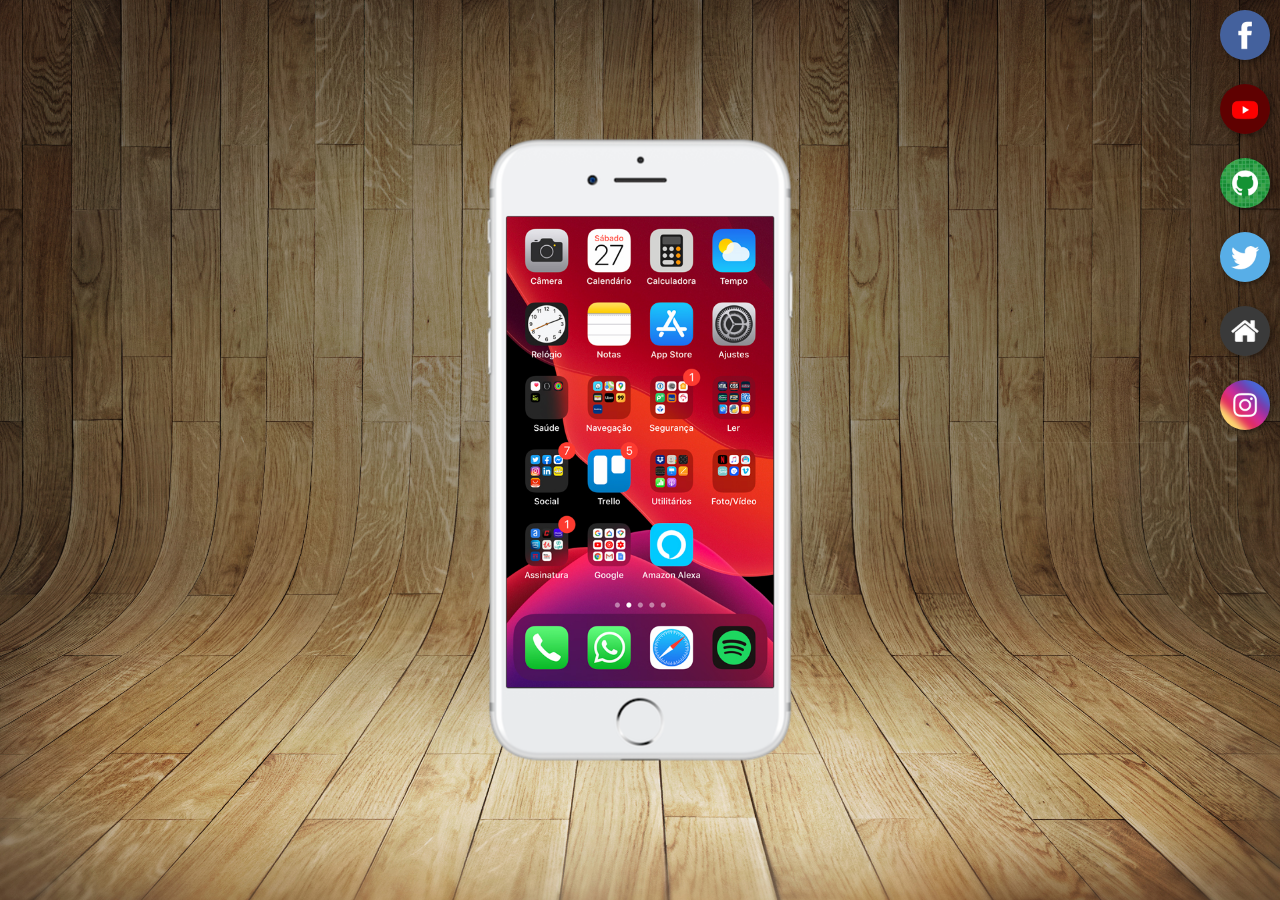
<file: index.html>
<!DOCTYPE html>
<html lang="pt-br">
<head>
    <meta charset="UTF-8">
    <meta name="viewport" content="width=device-width, initial-scale=1.0">
    <link rel="shortcut icon" href="favicon.ico" type="image/x-icon">
    <link rel="stylesheet" href="estilos/style.css">
    <title>Projeto Redes Sociais</title>
</head>
<body>
    <main>
        <section id="telefone">
            <iframe src="home.html" frameborder="0" name="tela" id="tela"></iframe>
        </section>
        <section id="redes-sociais">
            <a href="facebook.html" target="tela"><img src="imagens/logo-facebook.jpg" alt=""></a> <br>
            <a href="youtube.html" target="tela"><img src="imagens/logo-youtube.jpg" alt=""></a> <br>
            <a href="github.html" target="tela"><img src="imagens/logo-github.jpg" alt=""></a> <br>
            <a href="twitter.html" target="tela"><img src="imagens/logo-twitter.jpg" alt=""></a> <br>
            <a href="home.html" target="tela"><img src="imagens/logo-home.jpg" alt=""></a> <br>
            <a href="instagram.html" target="tela"><img src="imagens/logo-instagram.jpg" alt=""></a>
        </section>
    </main>
</body>
</html>
</file>
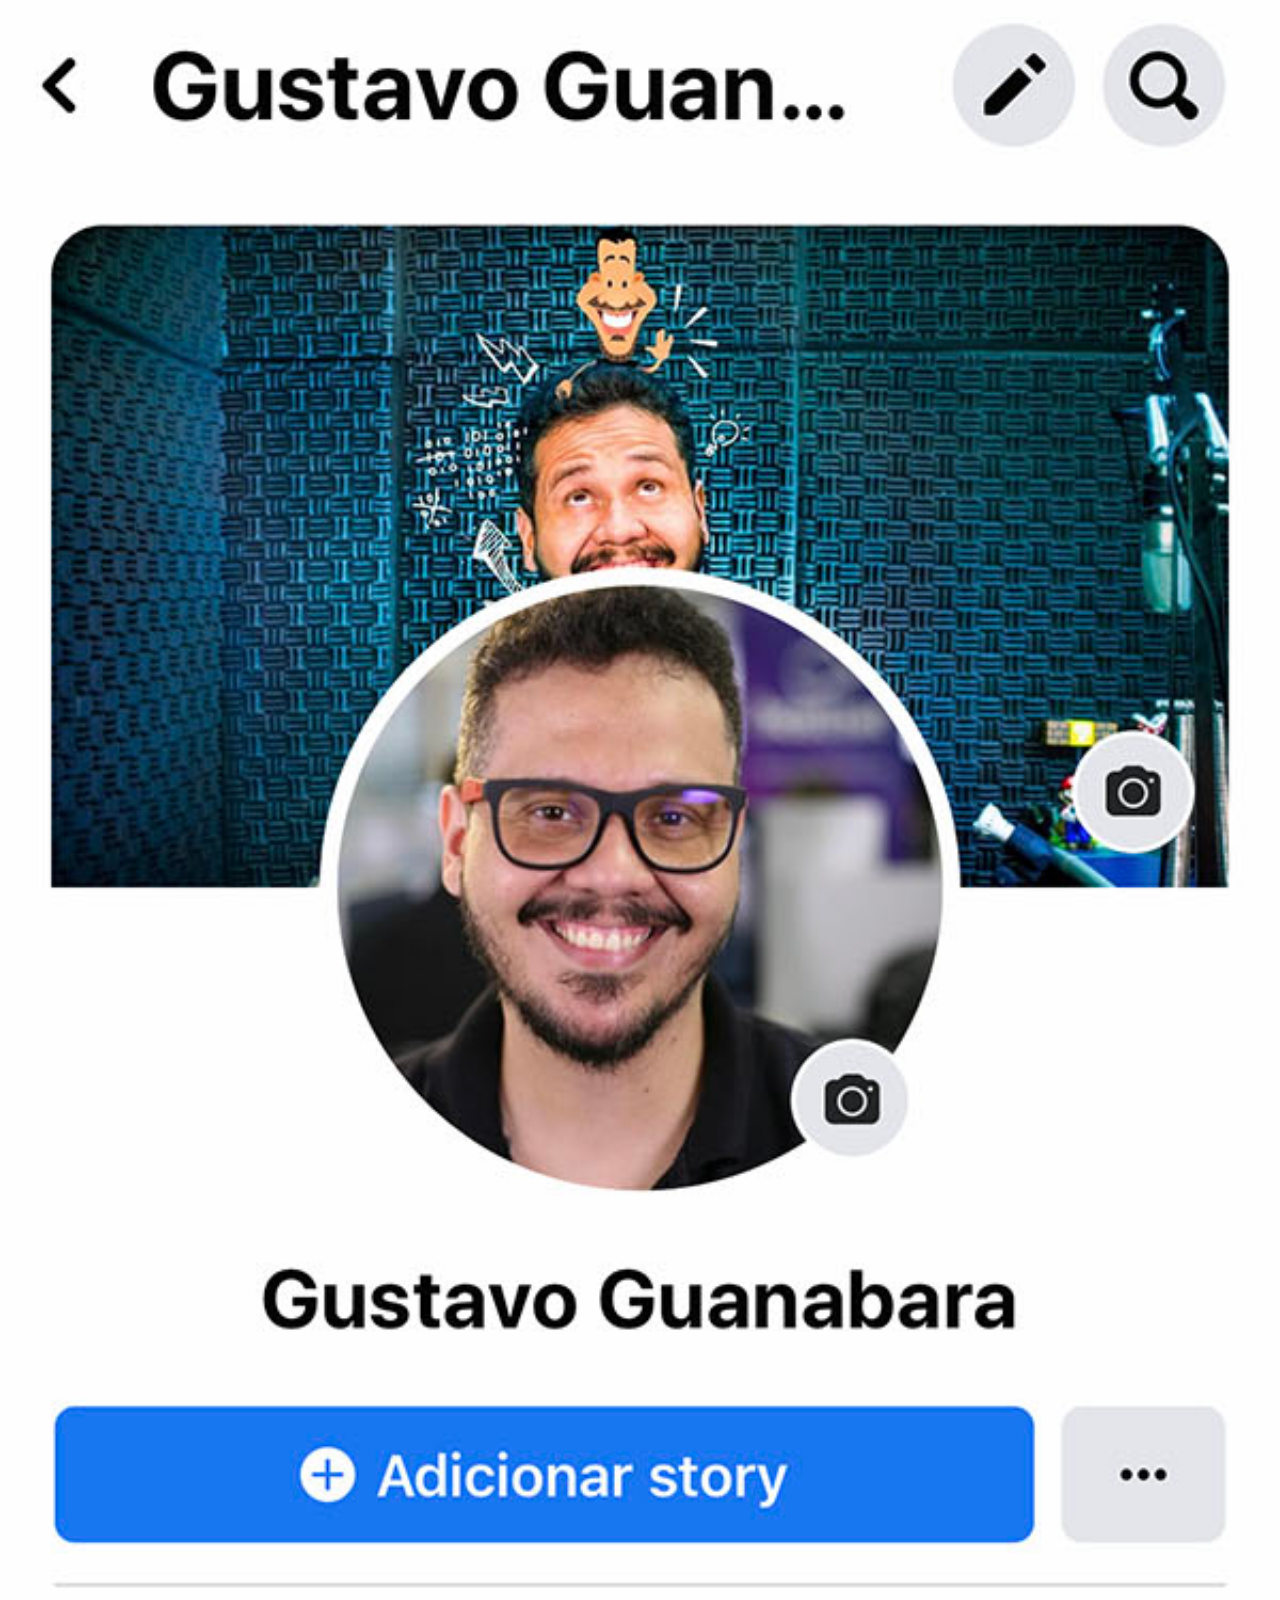
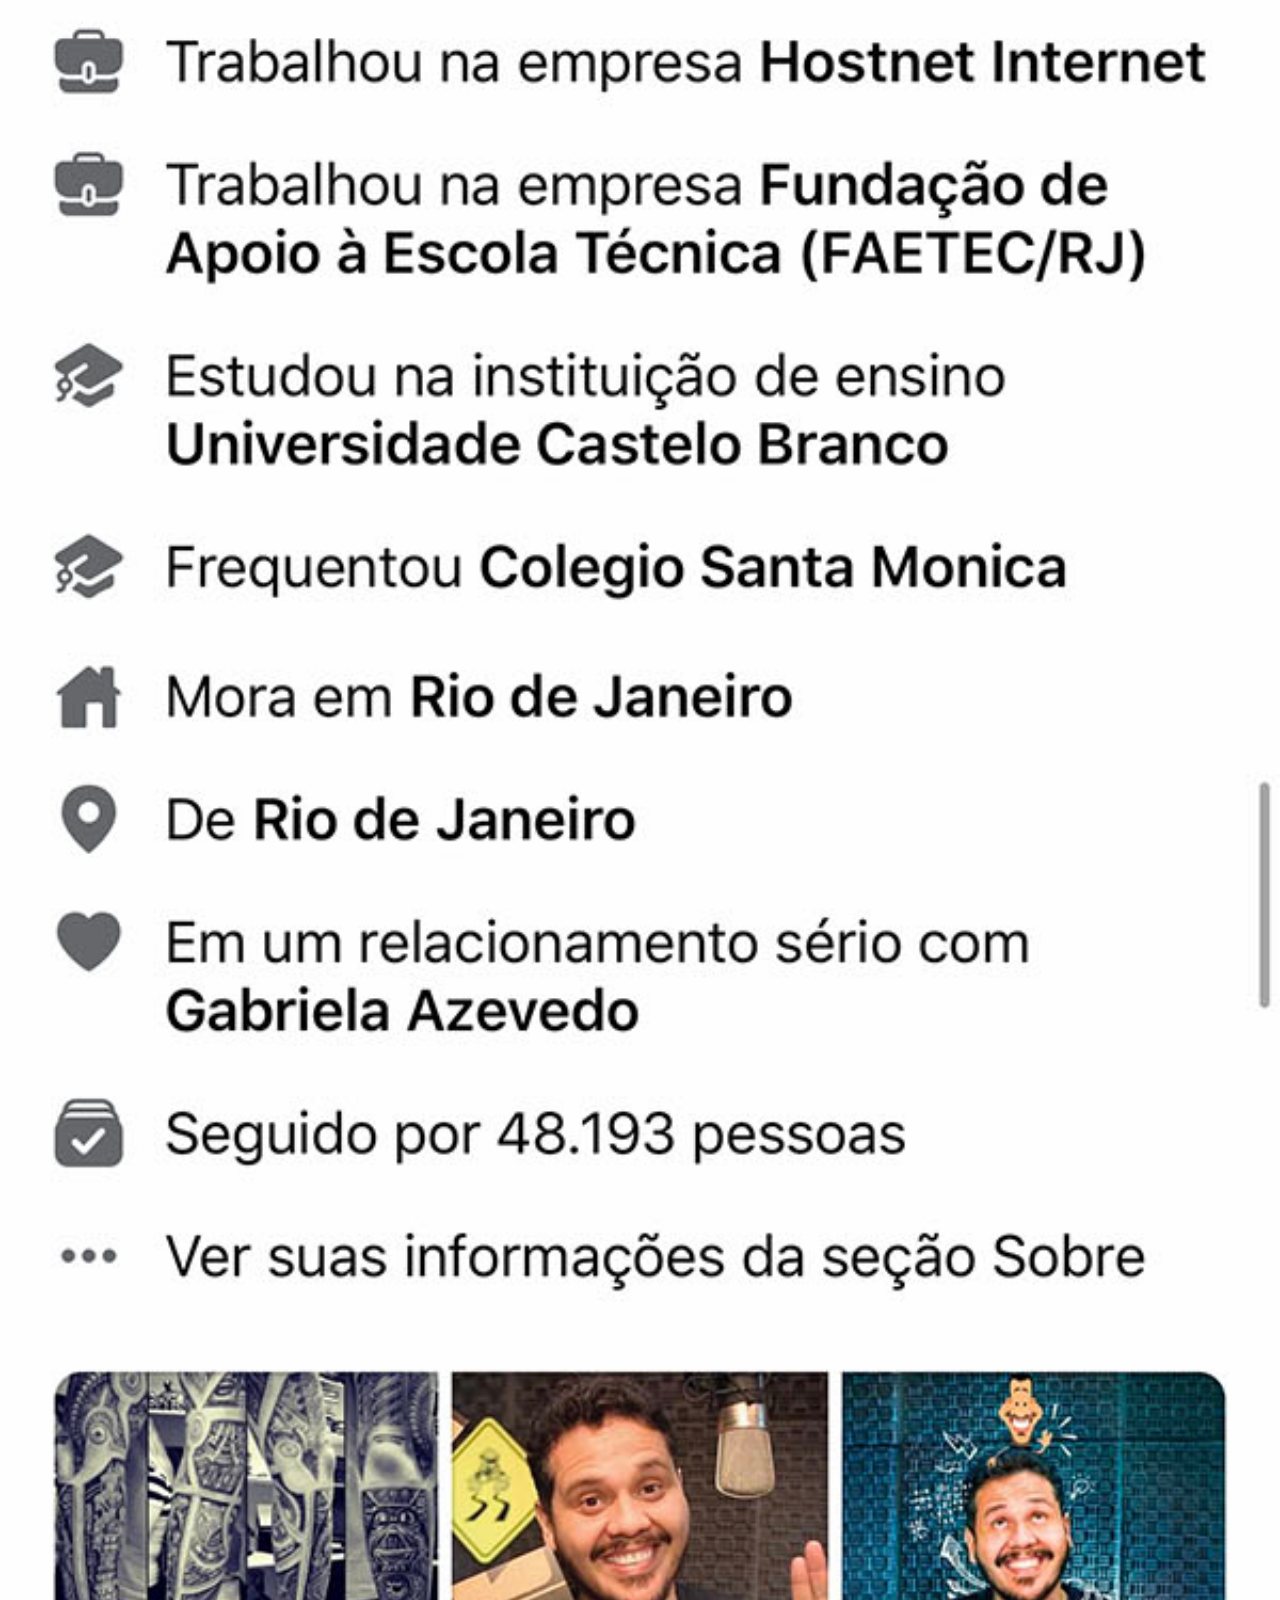
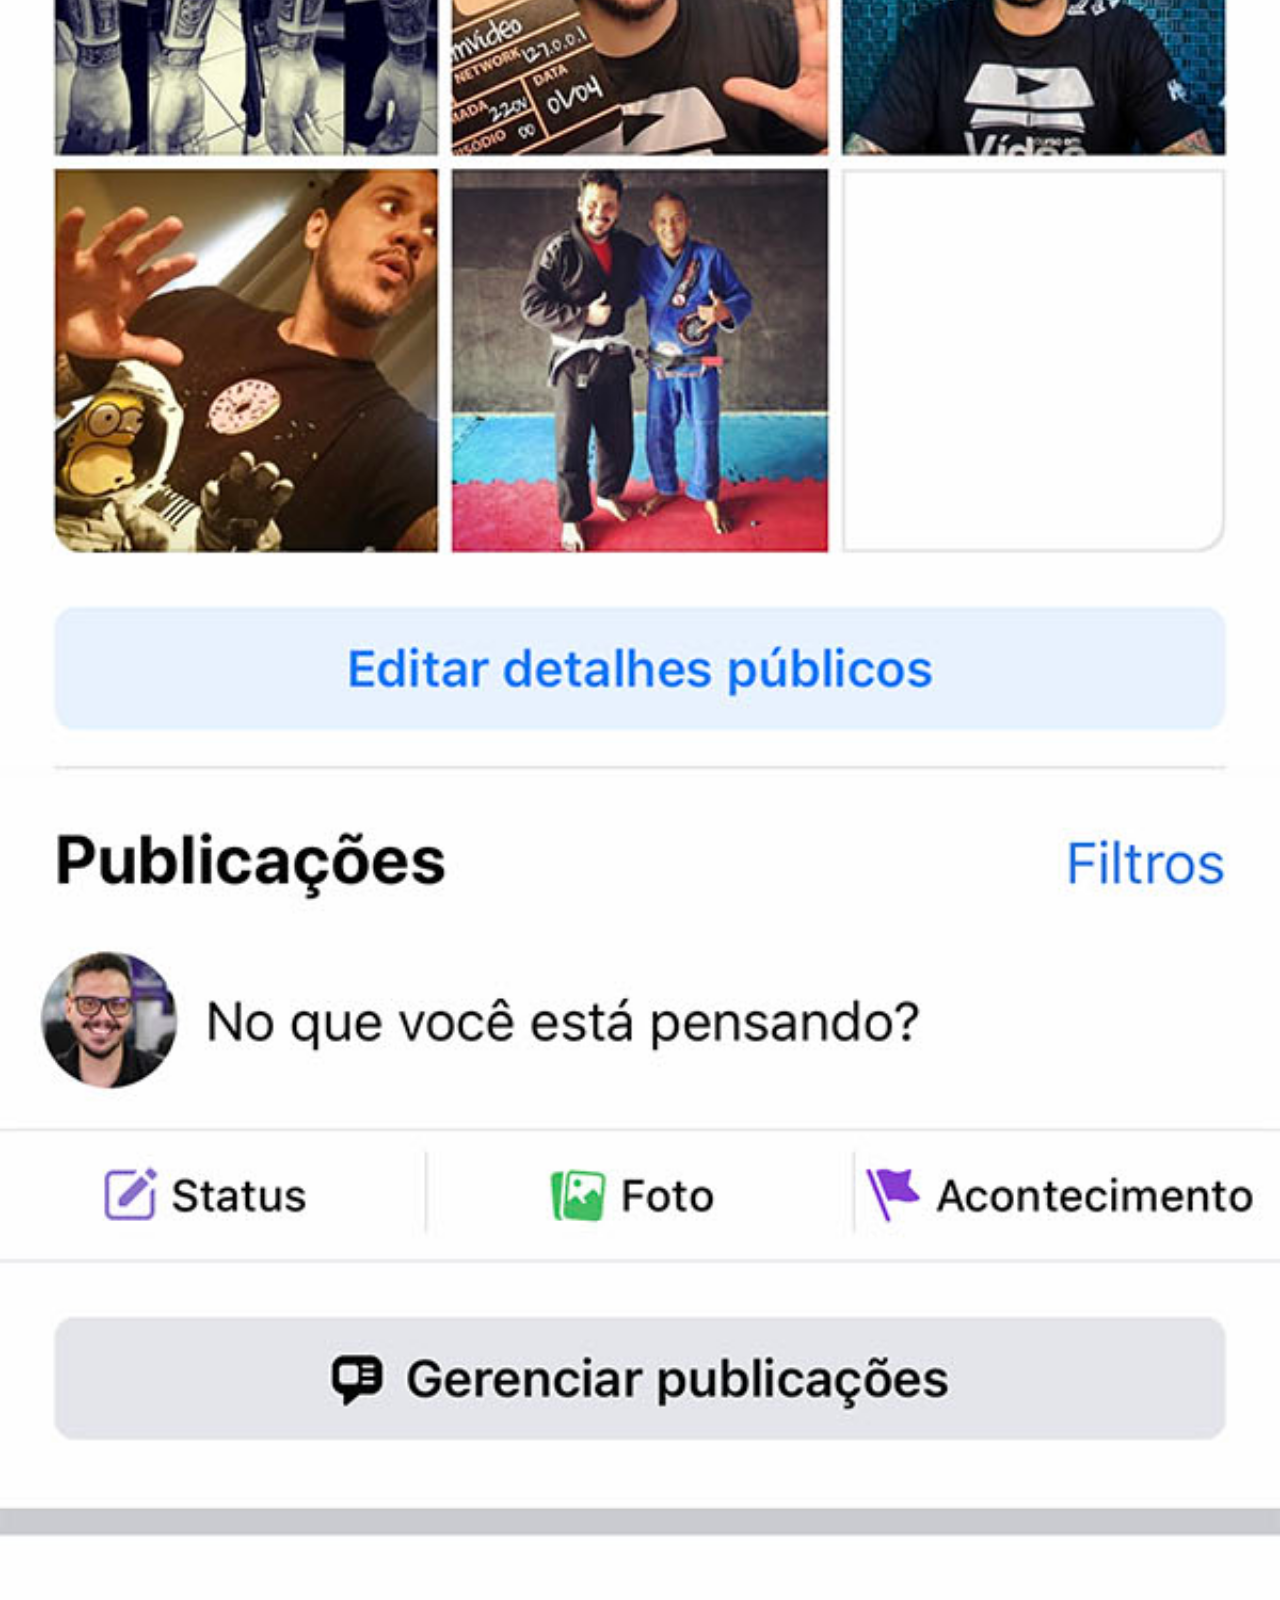
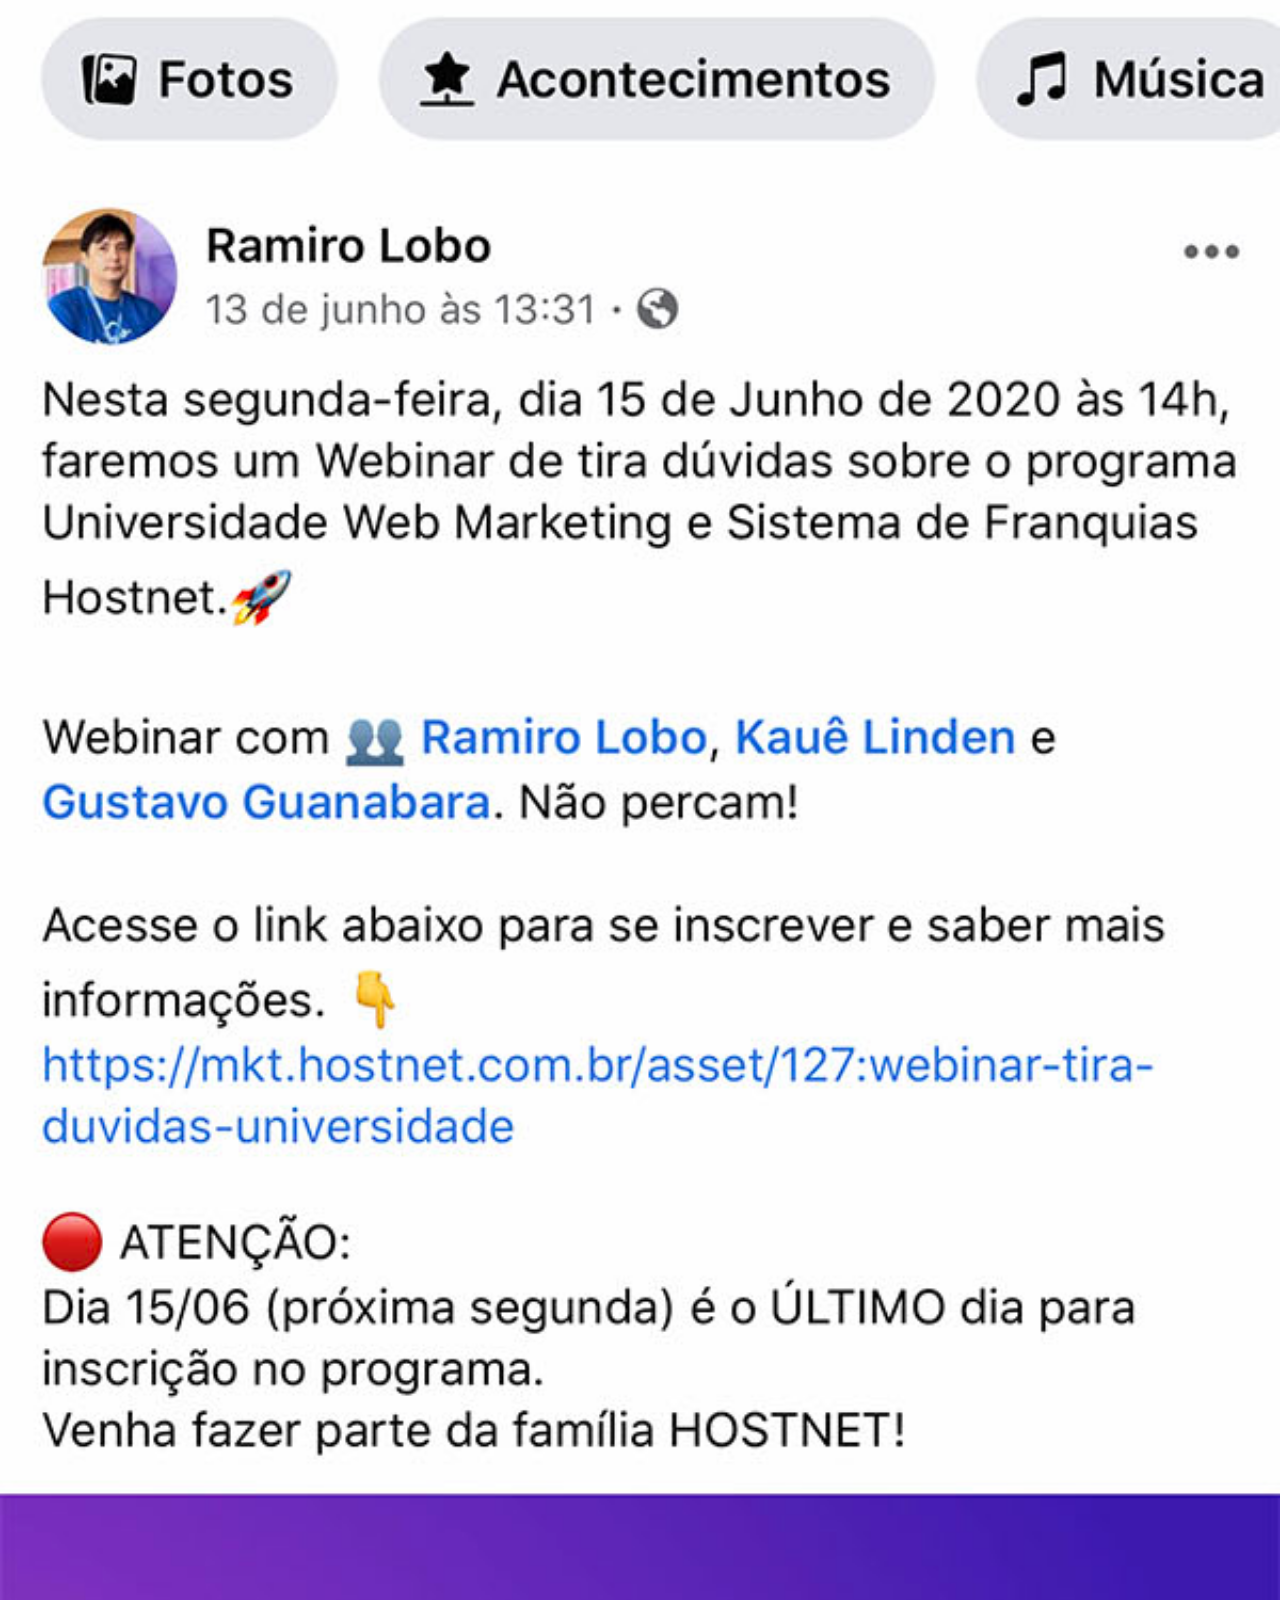
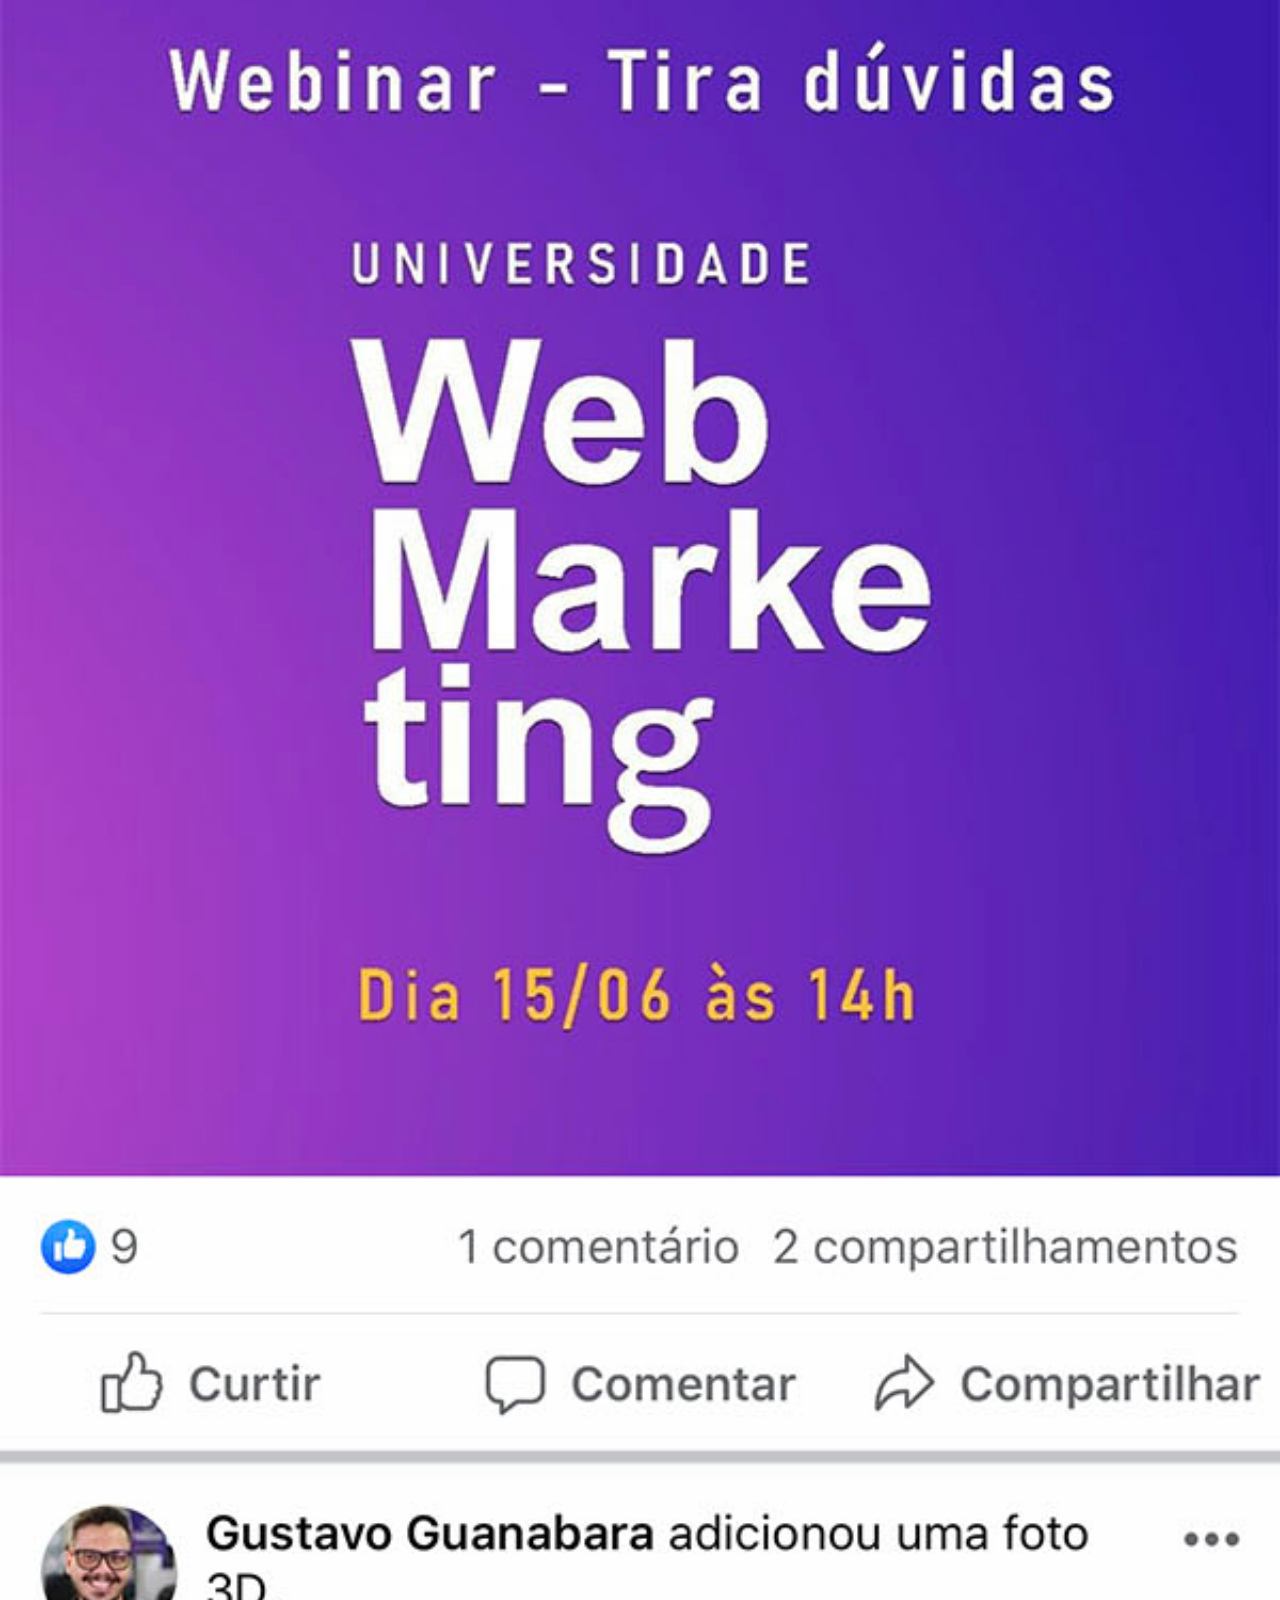
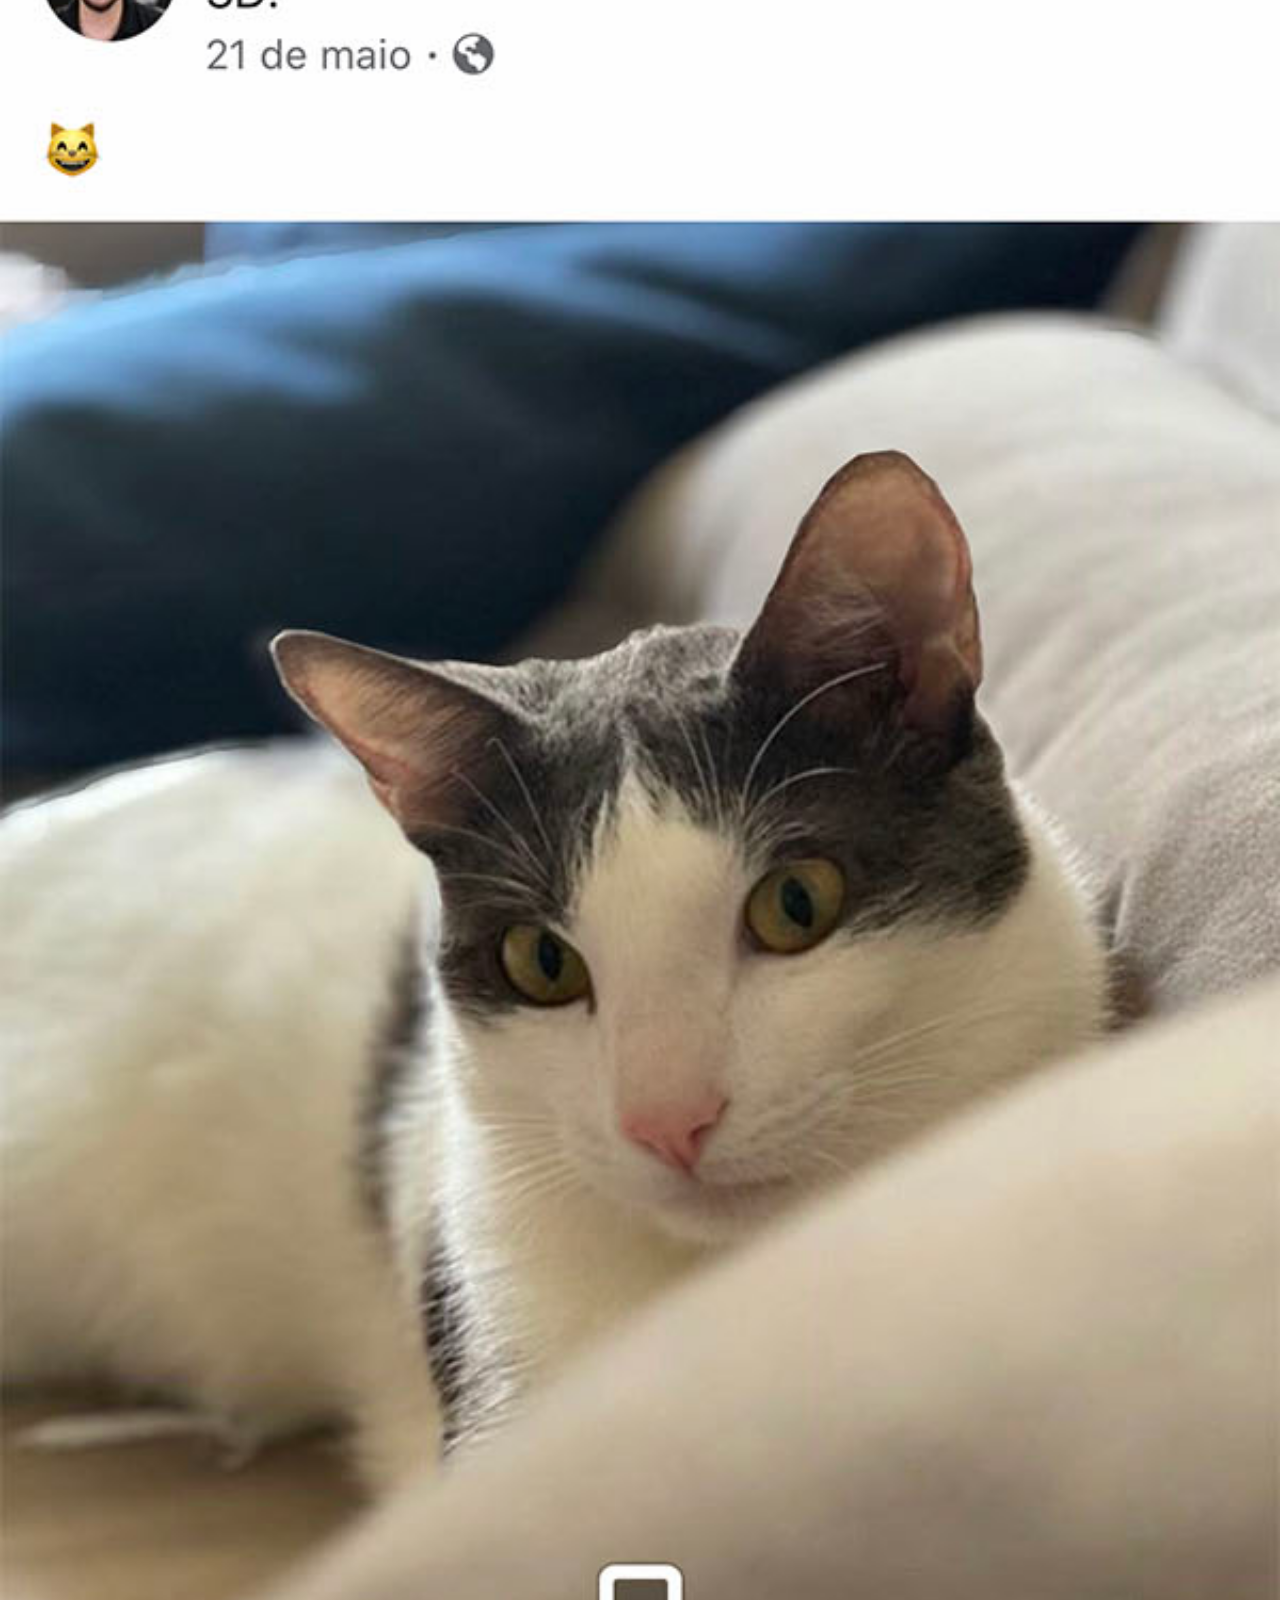
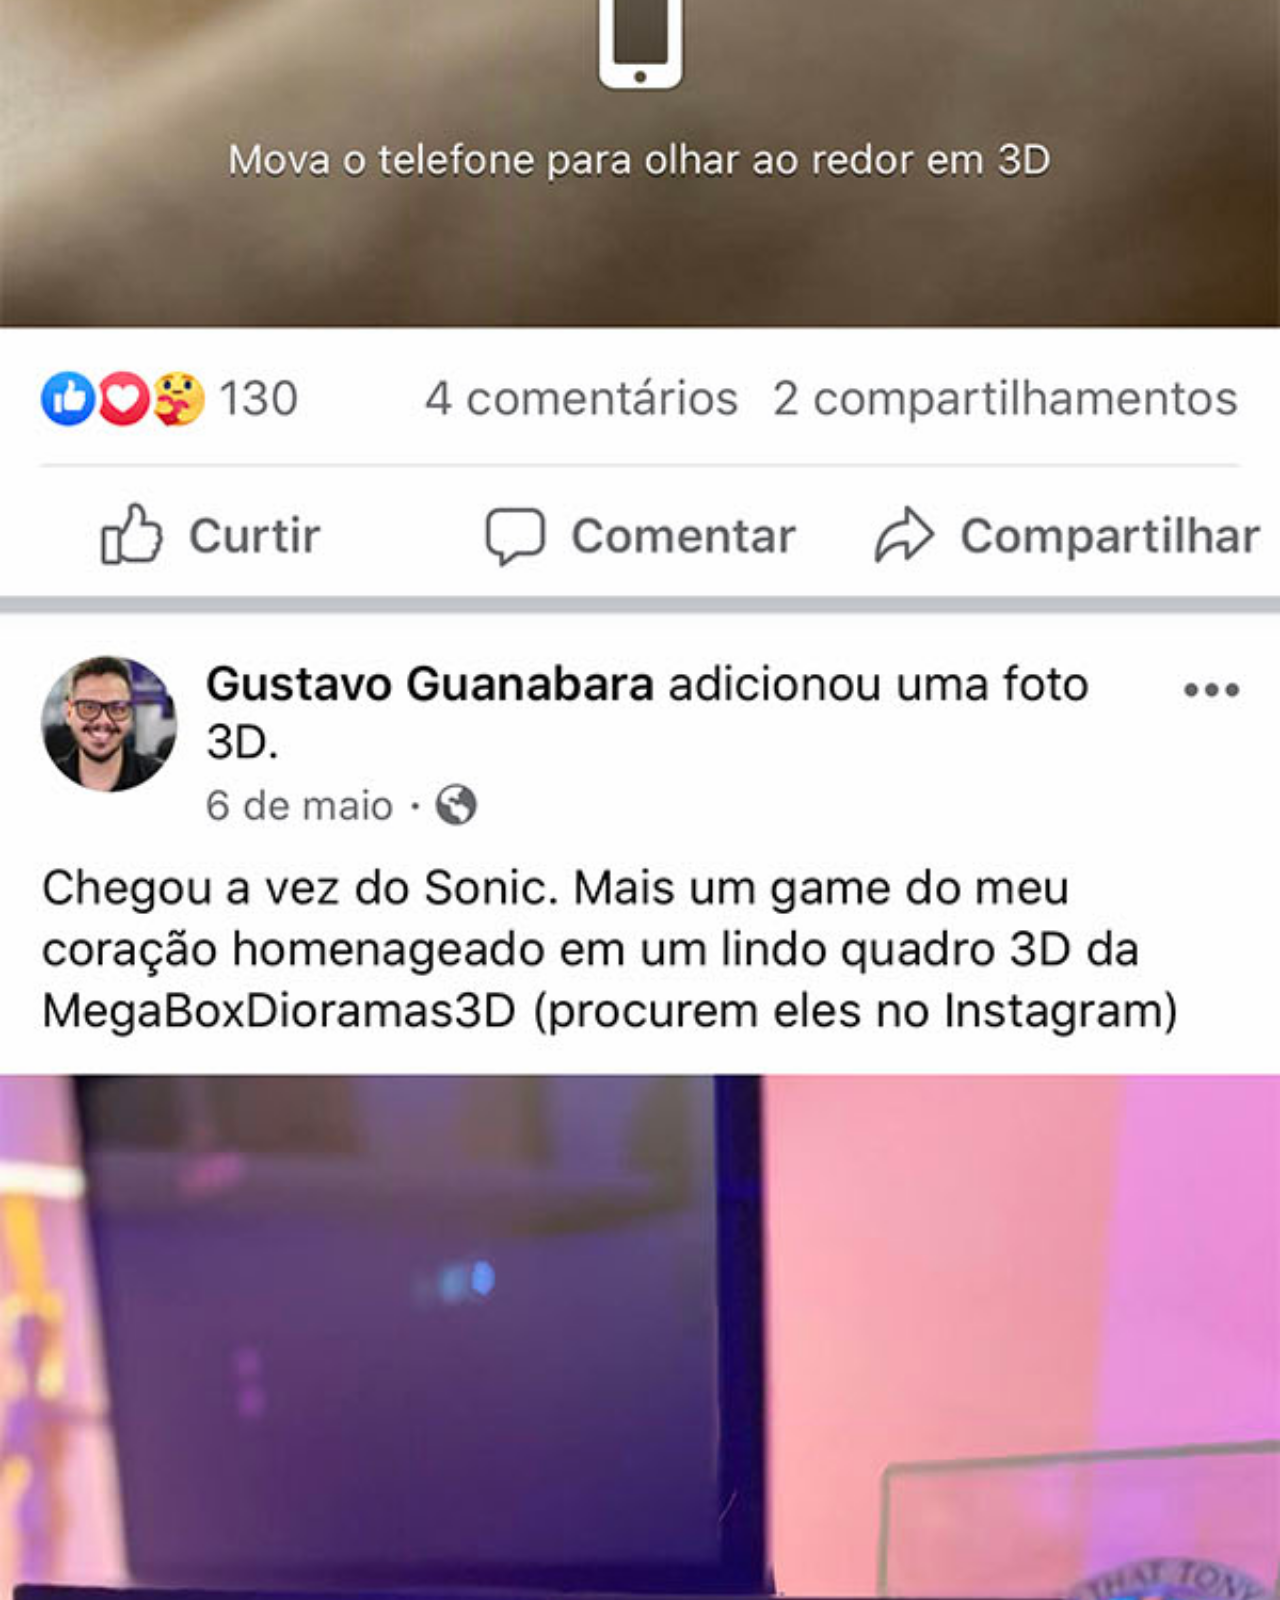
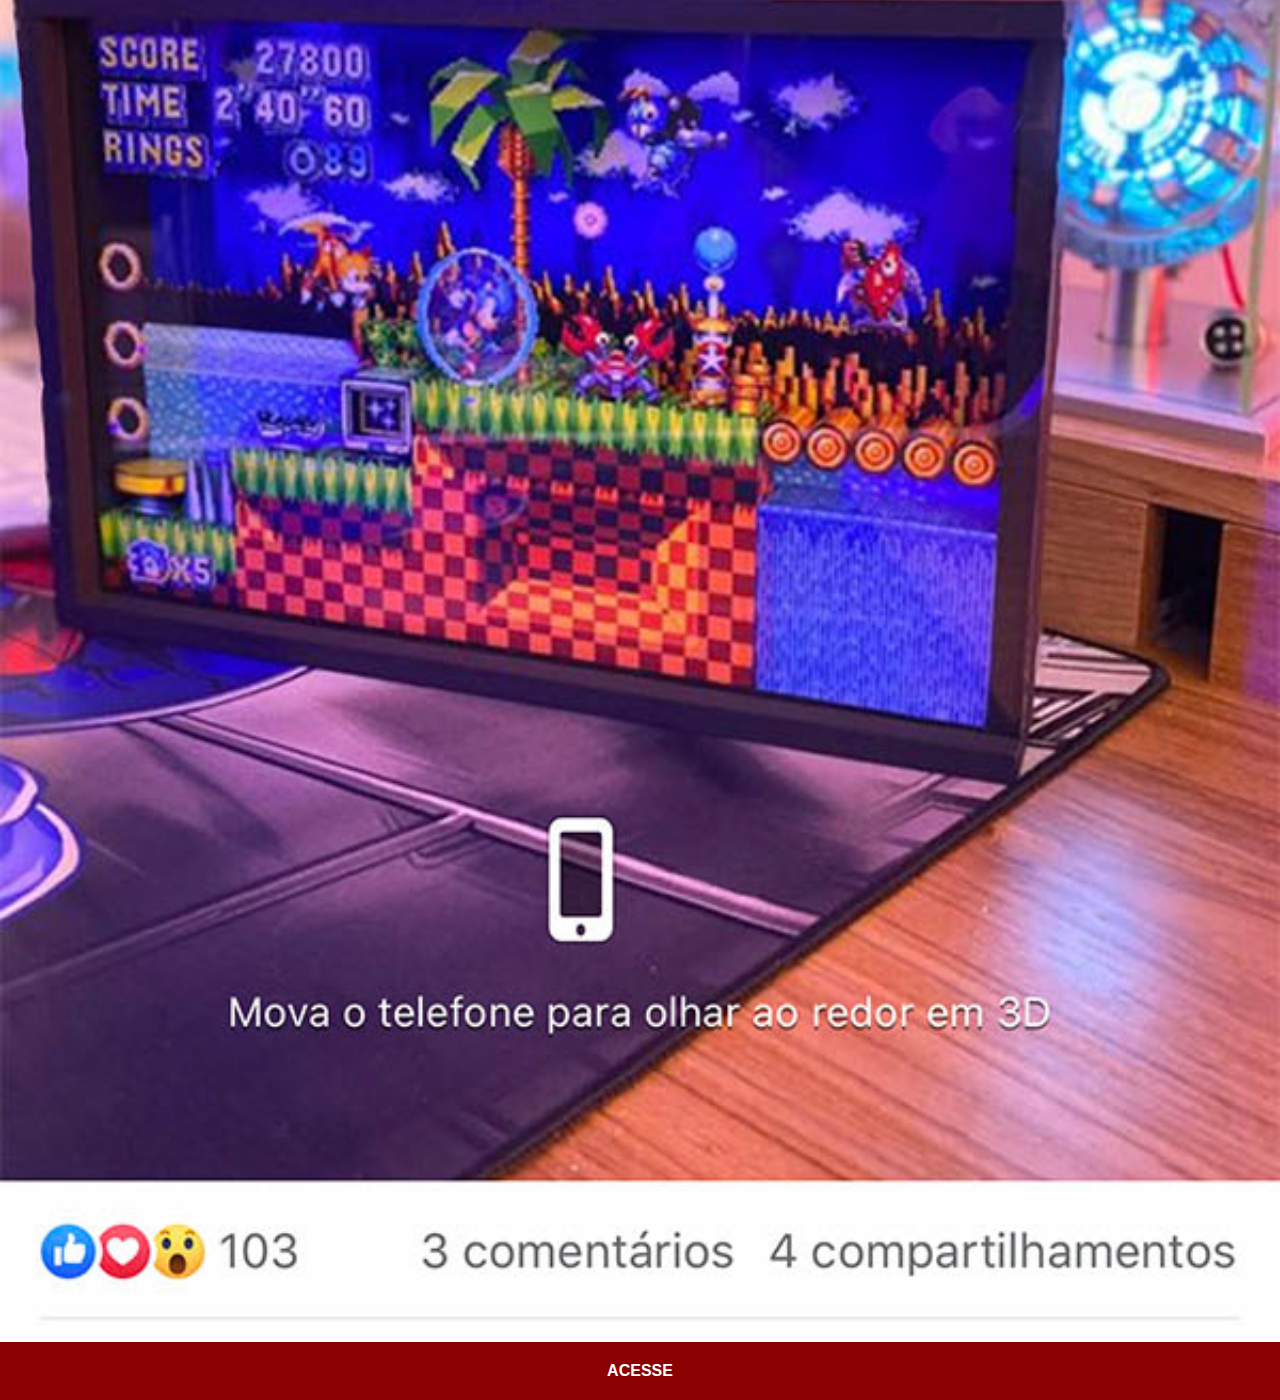
<file: facebook.html>
<!DOCTYPE html>
<html lang="pt-br">
<head>
    <meta charset="UTF-8">
    <meta name="viewport" content="width=device-width, initial-scale=1.0">
    <link rel="stylesheet" href="estilos/social.css">
    <title>Facebook</title>
</head>
<body>
    <img src="imagens/tela-facebook.jpg" alt="Facebook">
    <a href="https://www.facebook.com/gustavoguanabara/" target="_blank">ACESSE</a>
</body>
</html>
</file>
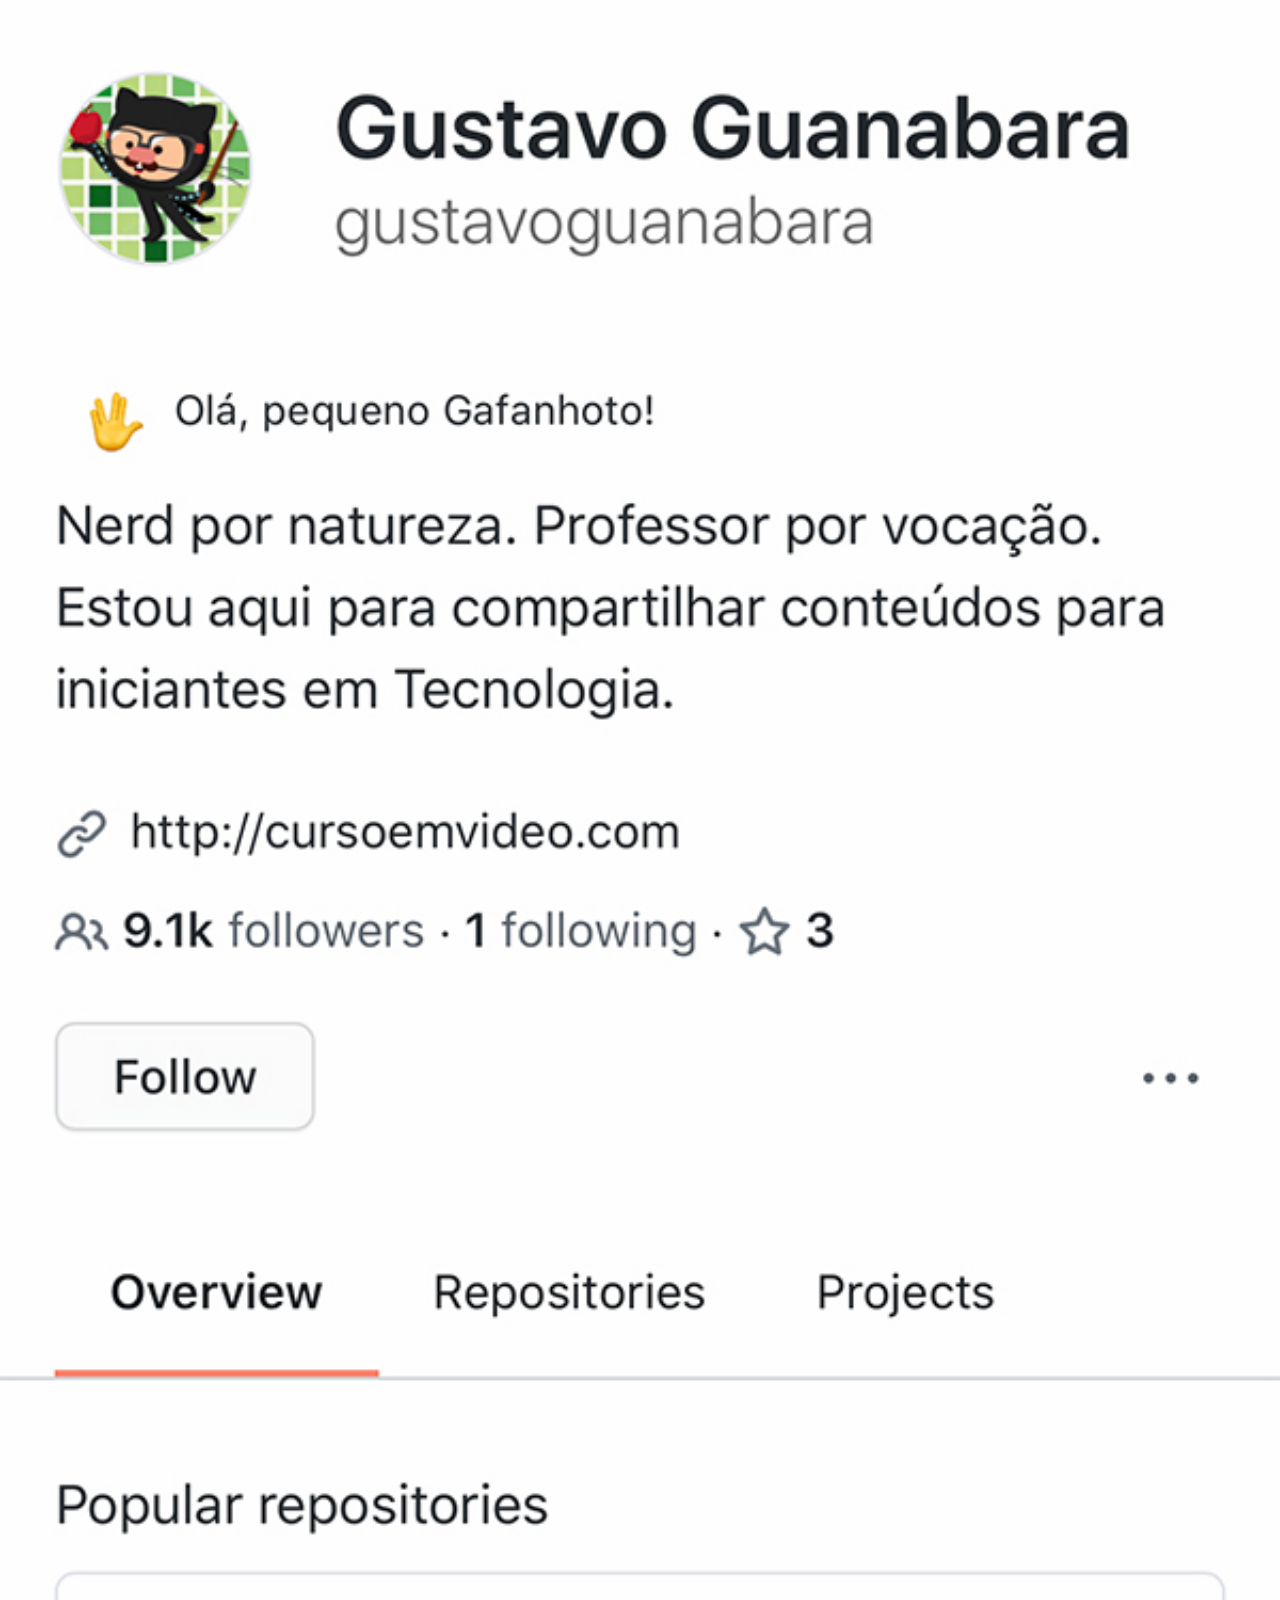
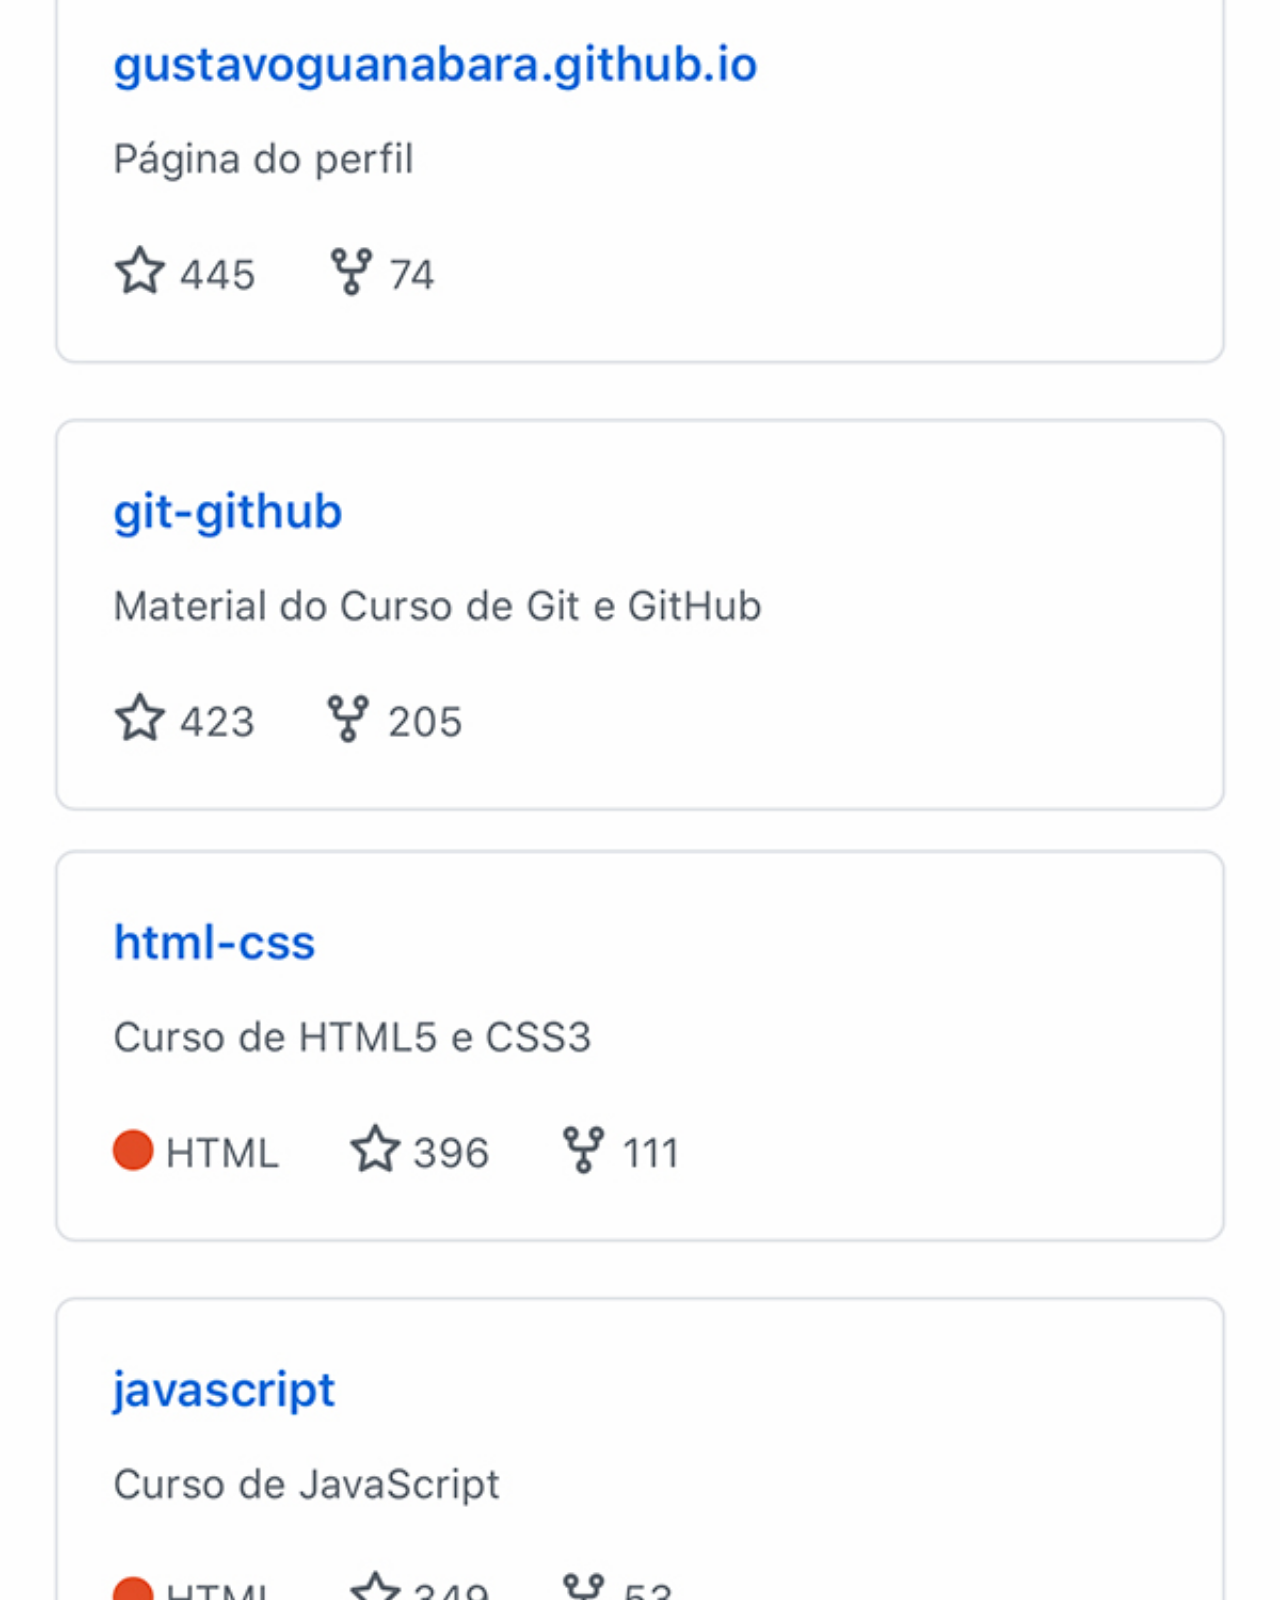
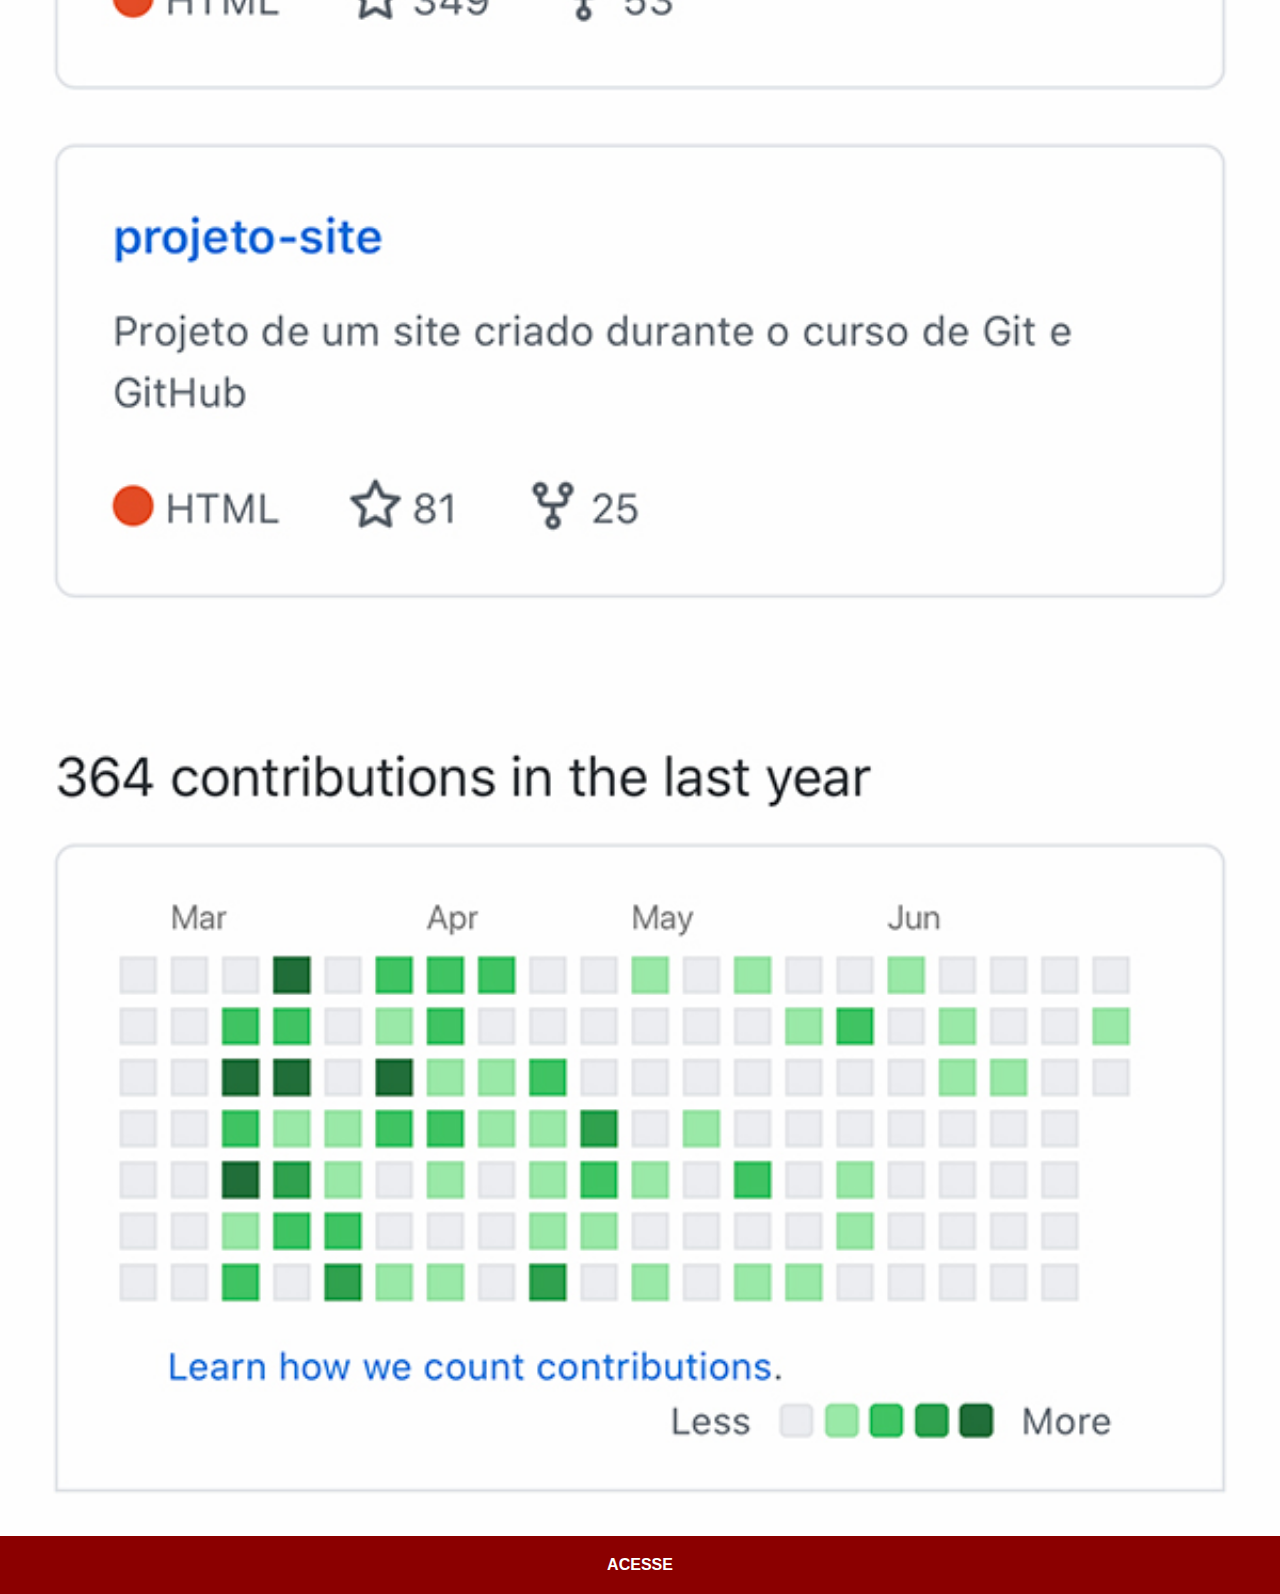
<file: github.html>
<!DOCTYPE html>
<html lang="pt-br">
<head>
    <meta charset="UTF-8">
    <meta name="viewport" content="width=device-width, initial-scale=1.0">
    <link rel="stylesheet" href="estilos/social.css">
    <title>GitHub</title>
</head>
<body>
    <img src="imagens/tela-github.jpg" alt="GitHub">
    <a href="https://github.com/gustavoguanabara/" target="_blank">ACESSE</a>
</body>
</html>
</file>
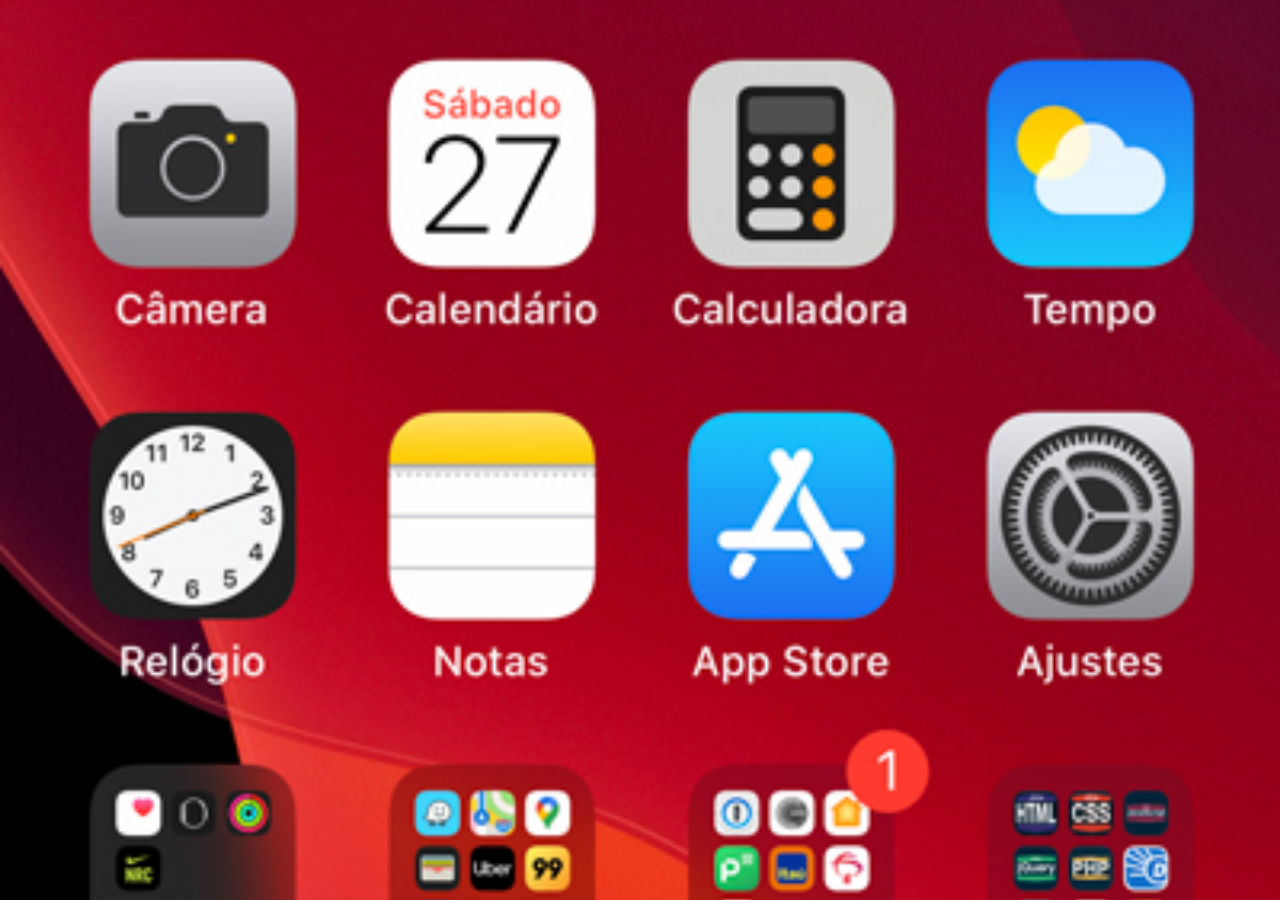
<file: home.html>
<!DOCTYPE html>
<html lang="pt-br">
<head>
    <meta charset="UTF-8">
    <meta name="viewport" content="width=device-width, initial-scale=1.0">
    <style>
        * {
            margin: 0px;
            padding: 0px;
        }

        body {
            width: 100vw;
            height: 100vh;
            background: black url('imagens/tela-home.jpg') no-repeat top center;
            background-size: cover;
        }
    </style>
    <title>Home</title>
</head>
<body>
    
</body>
</html>
</file>
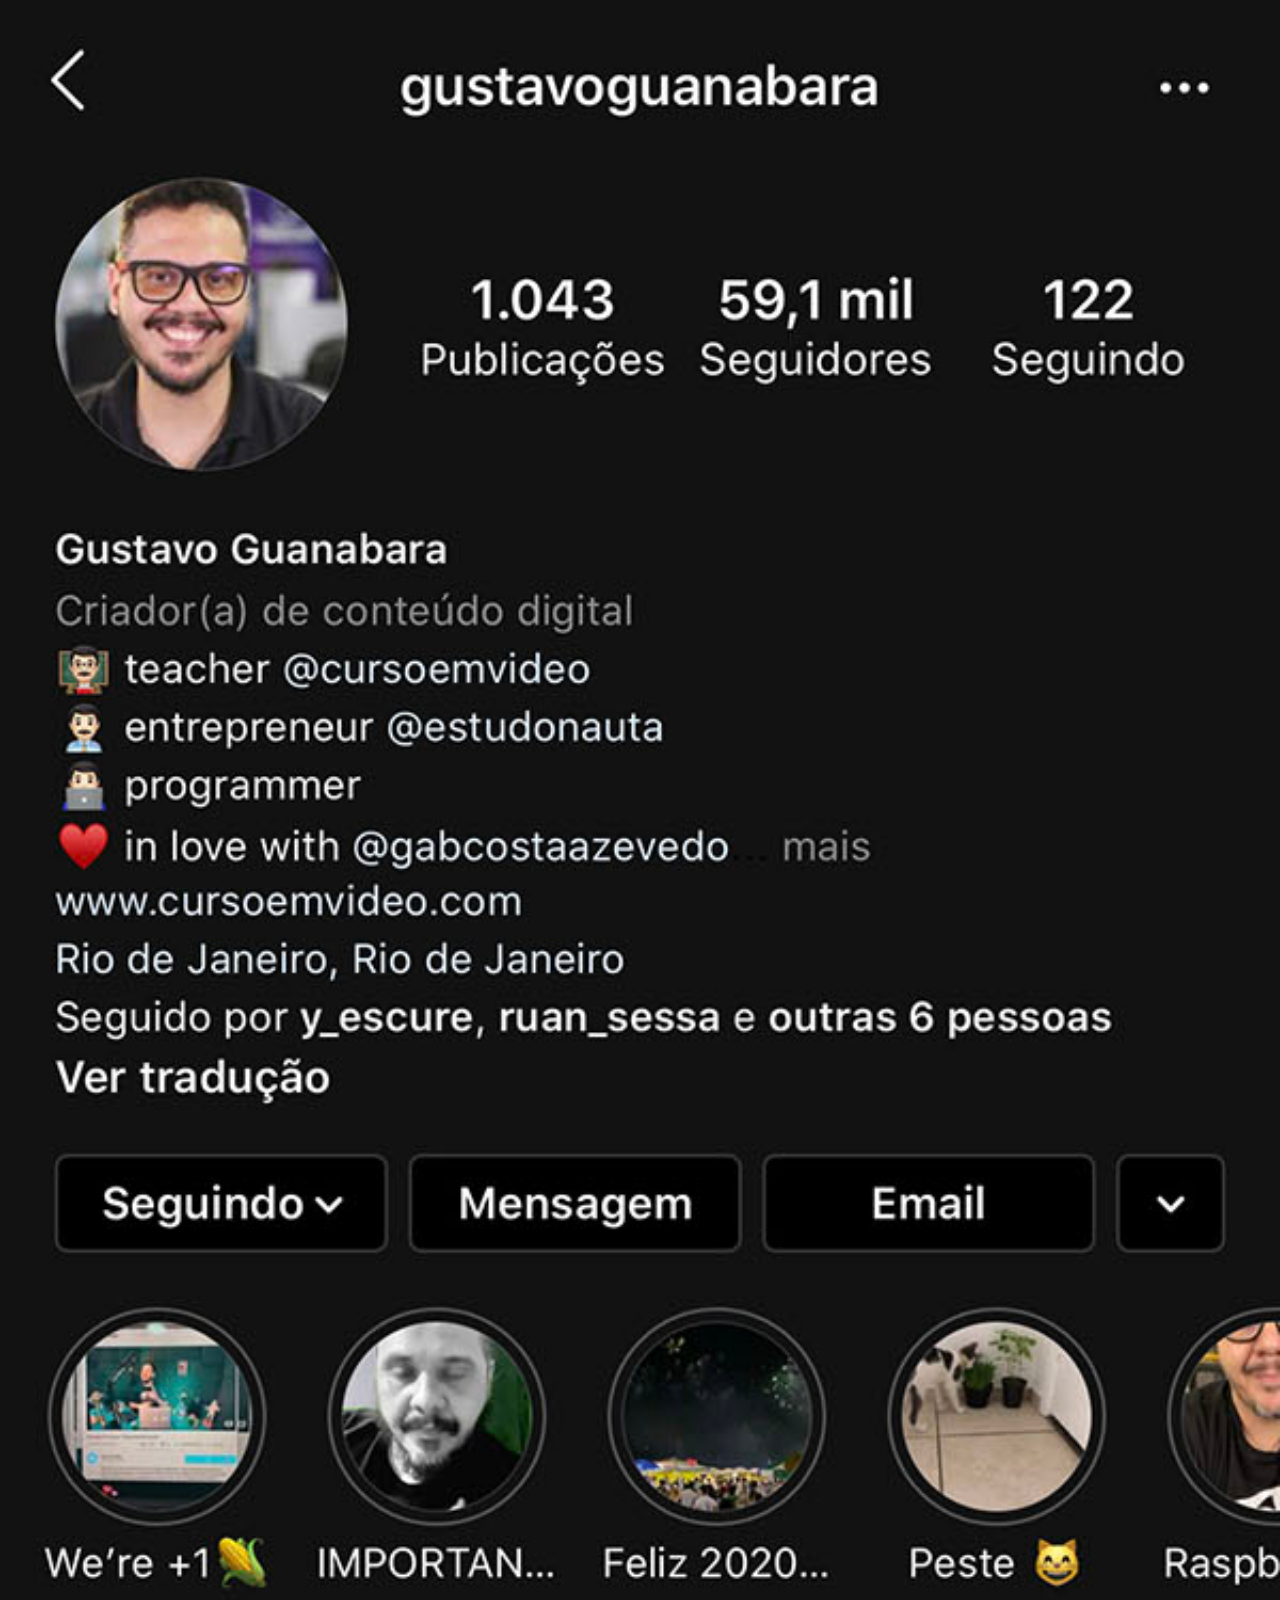
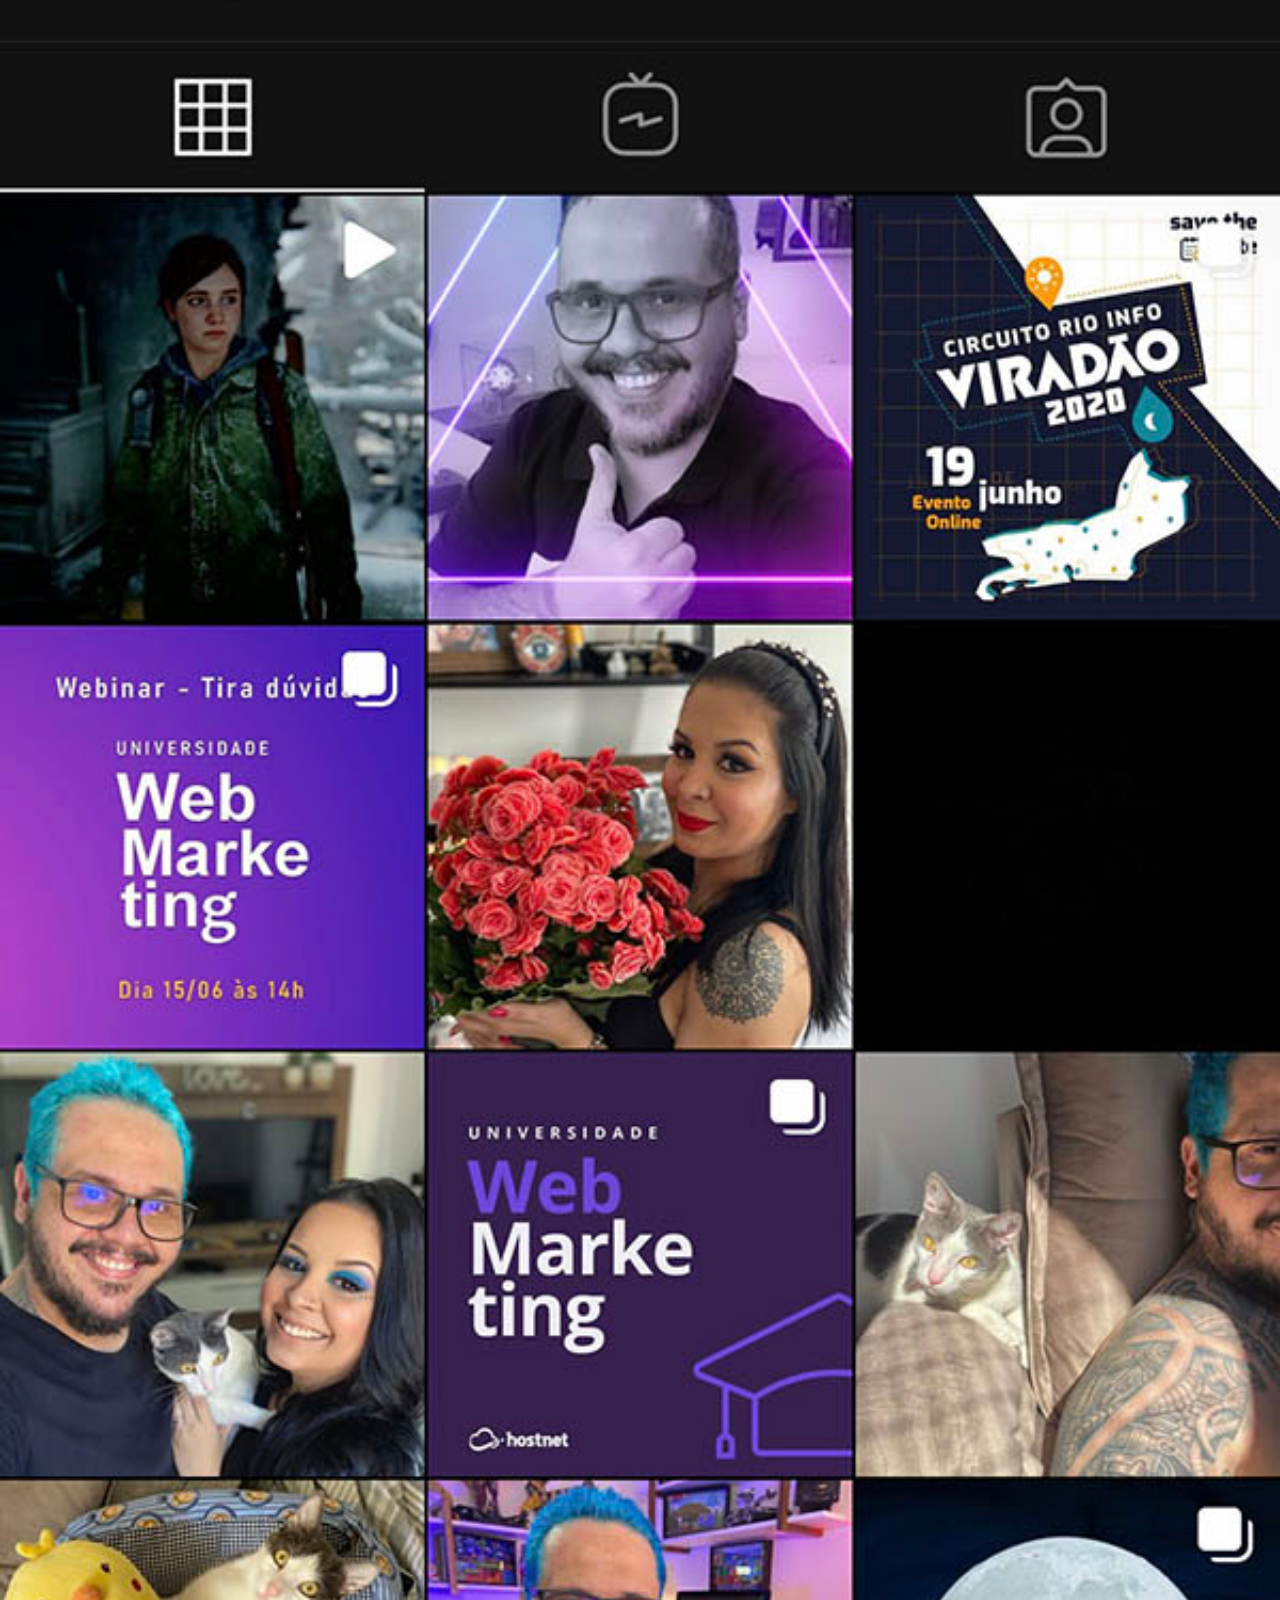
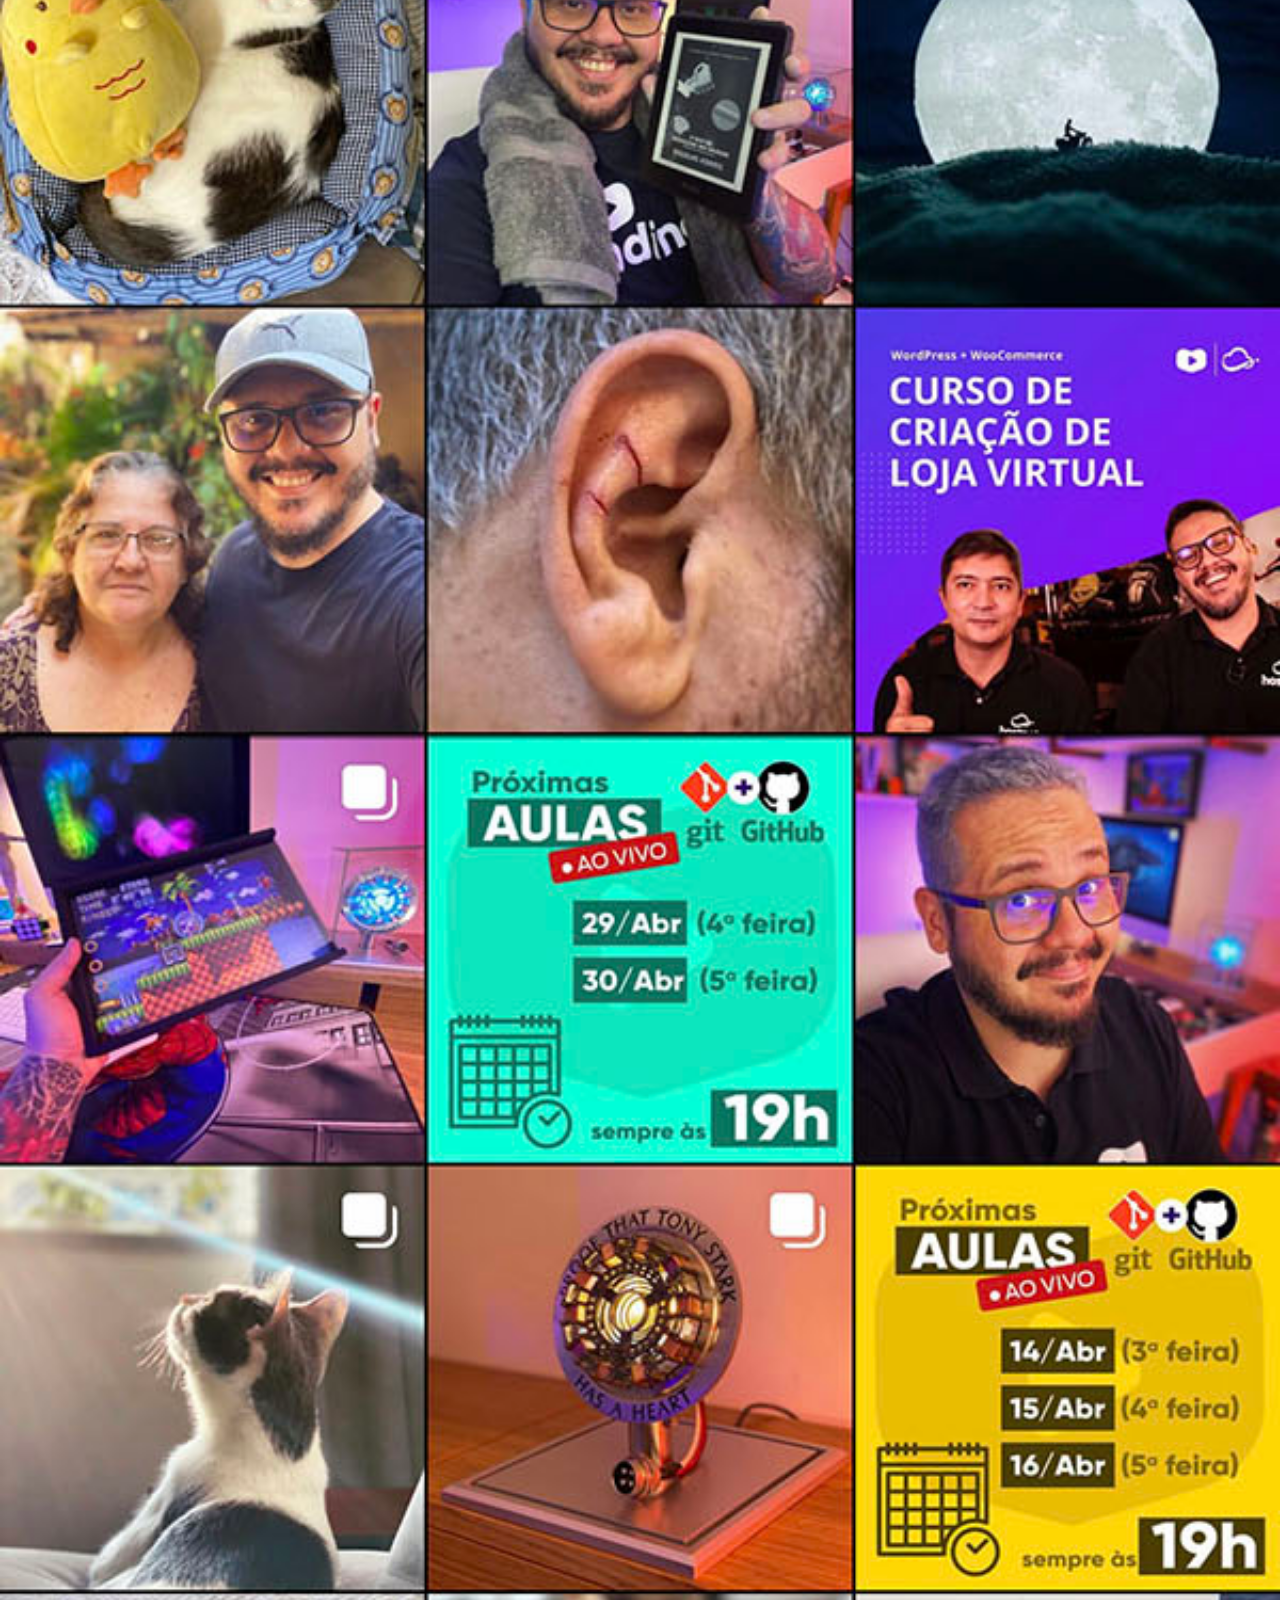
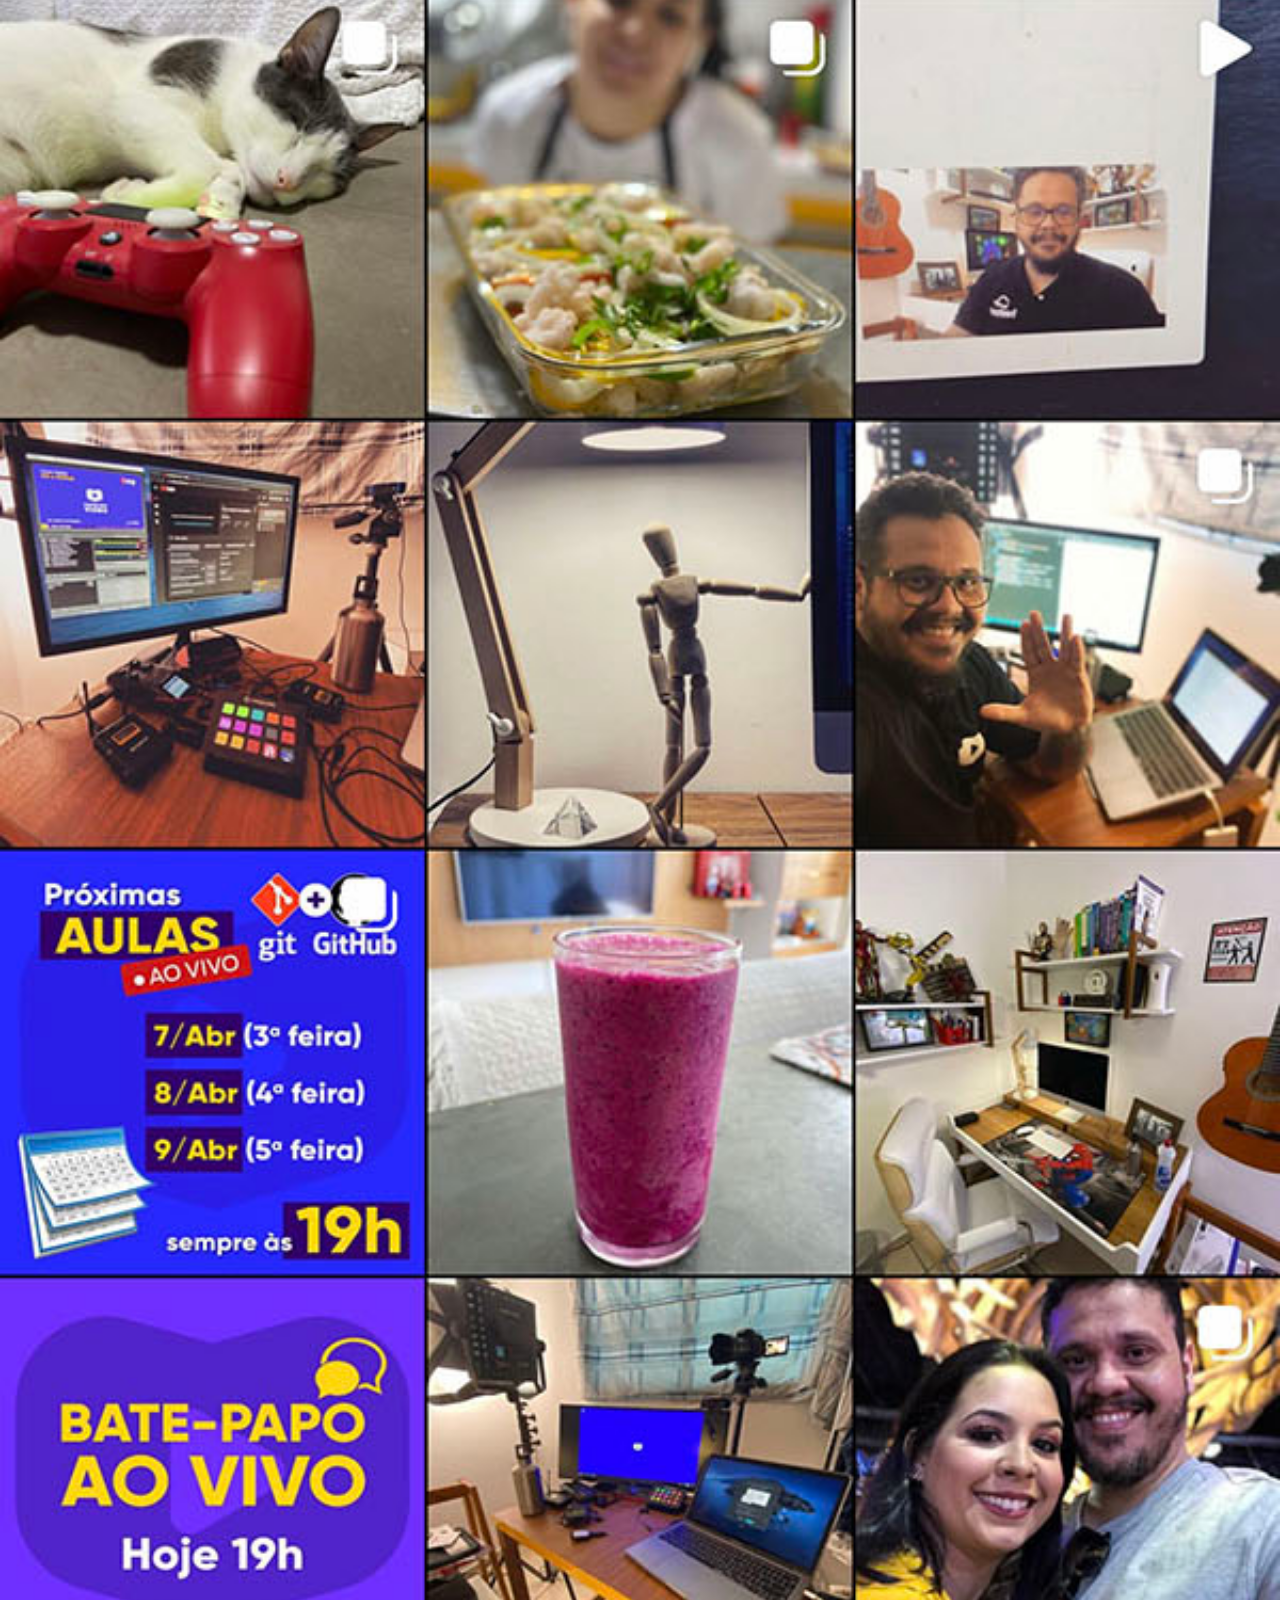
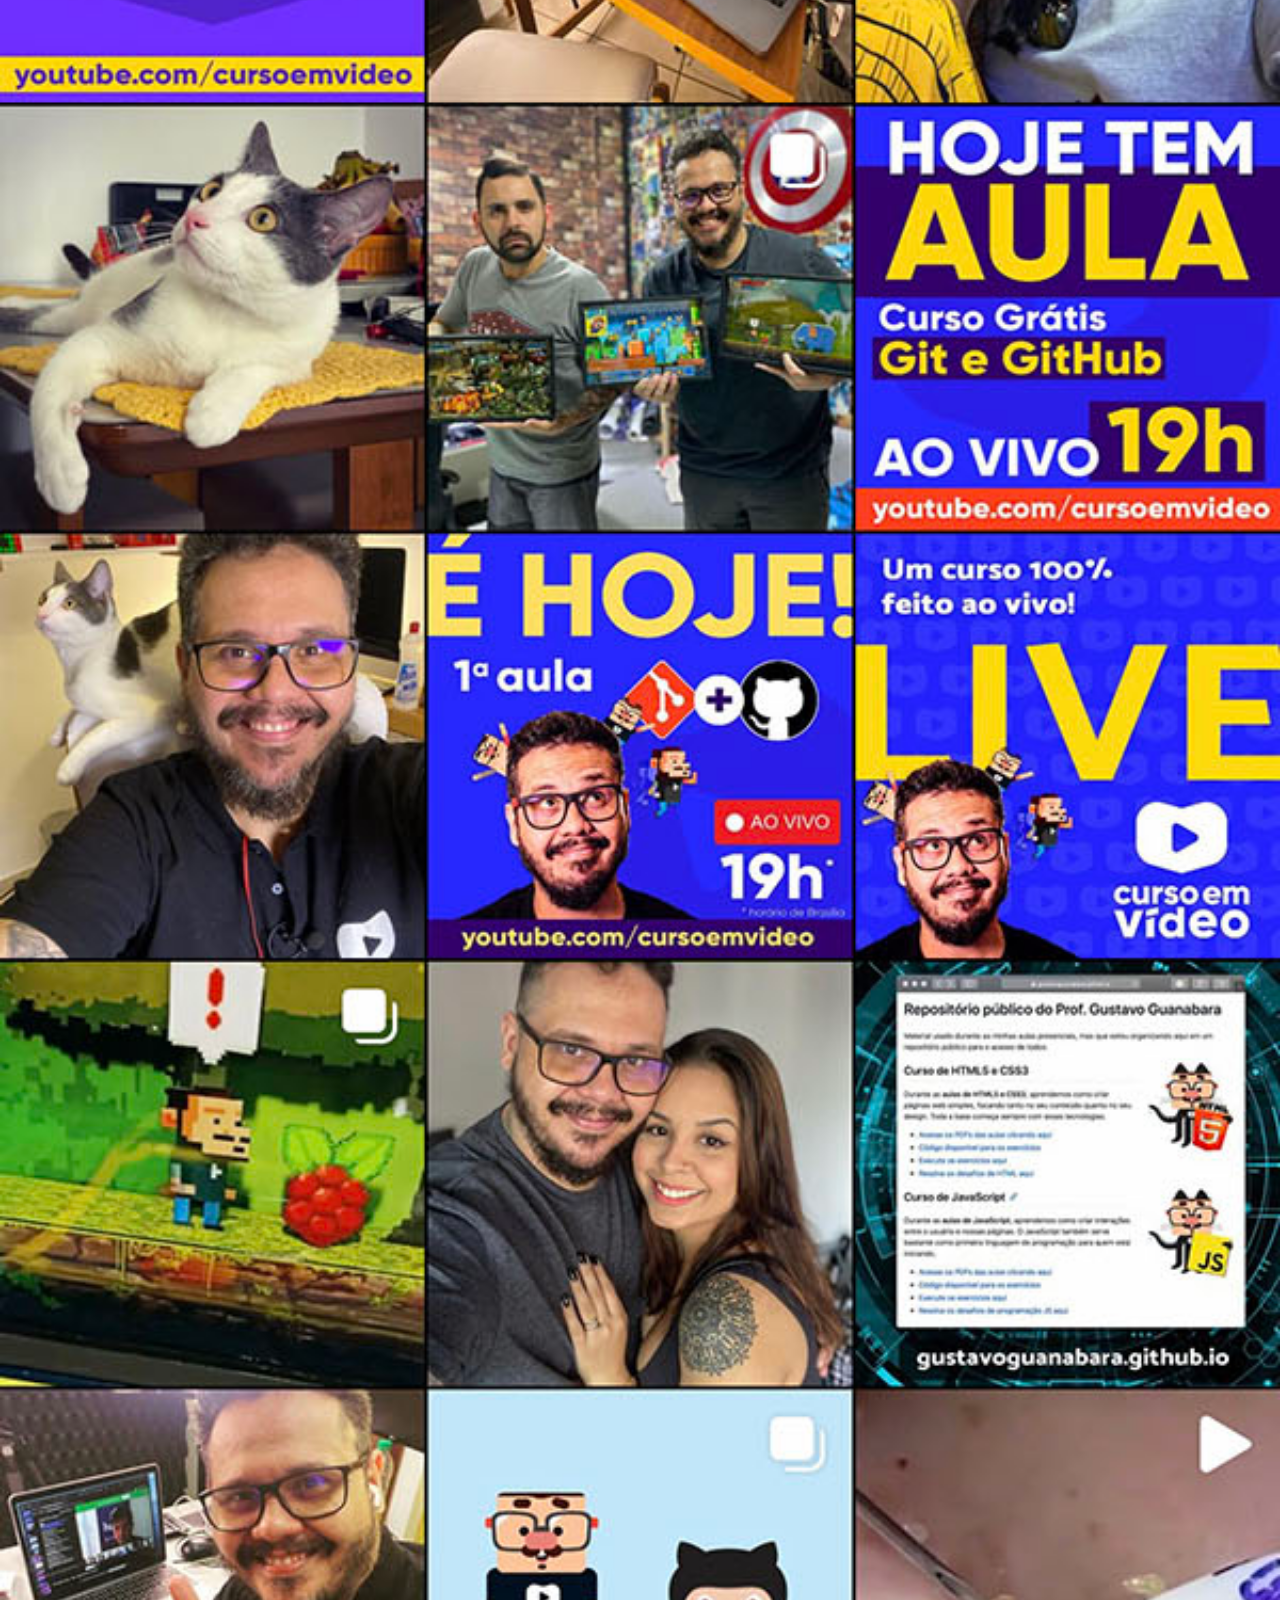
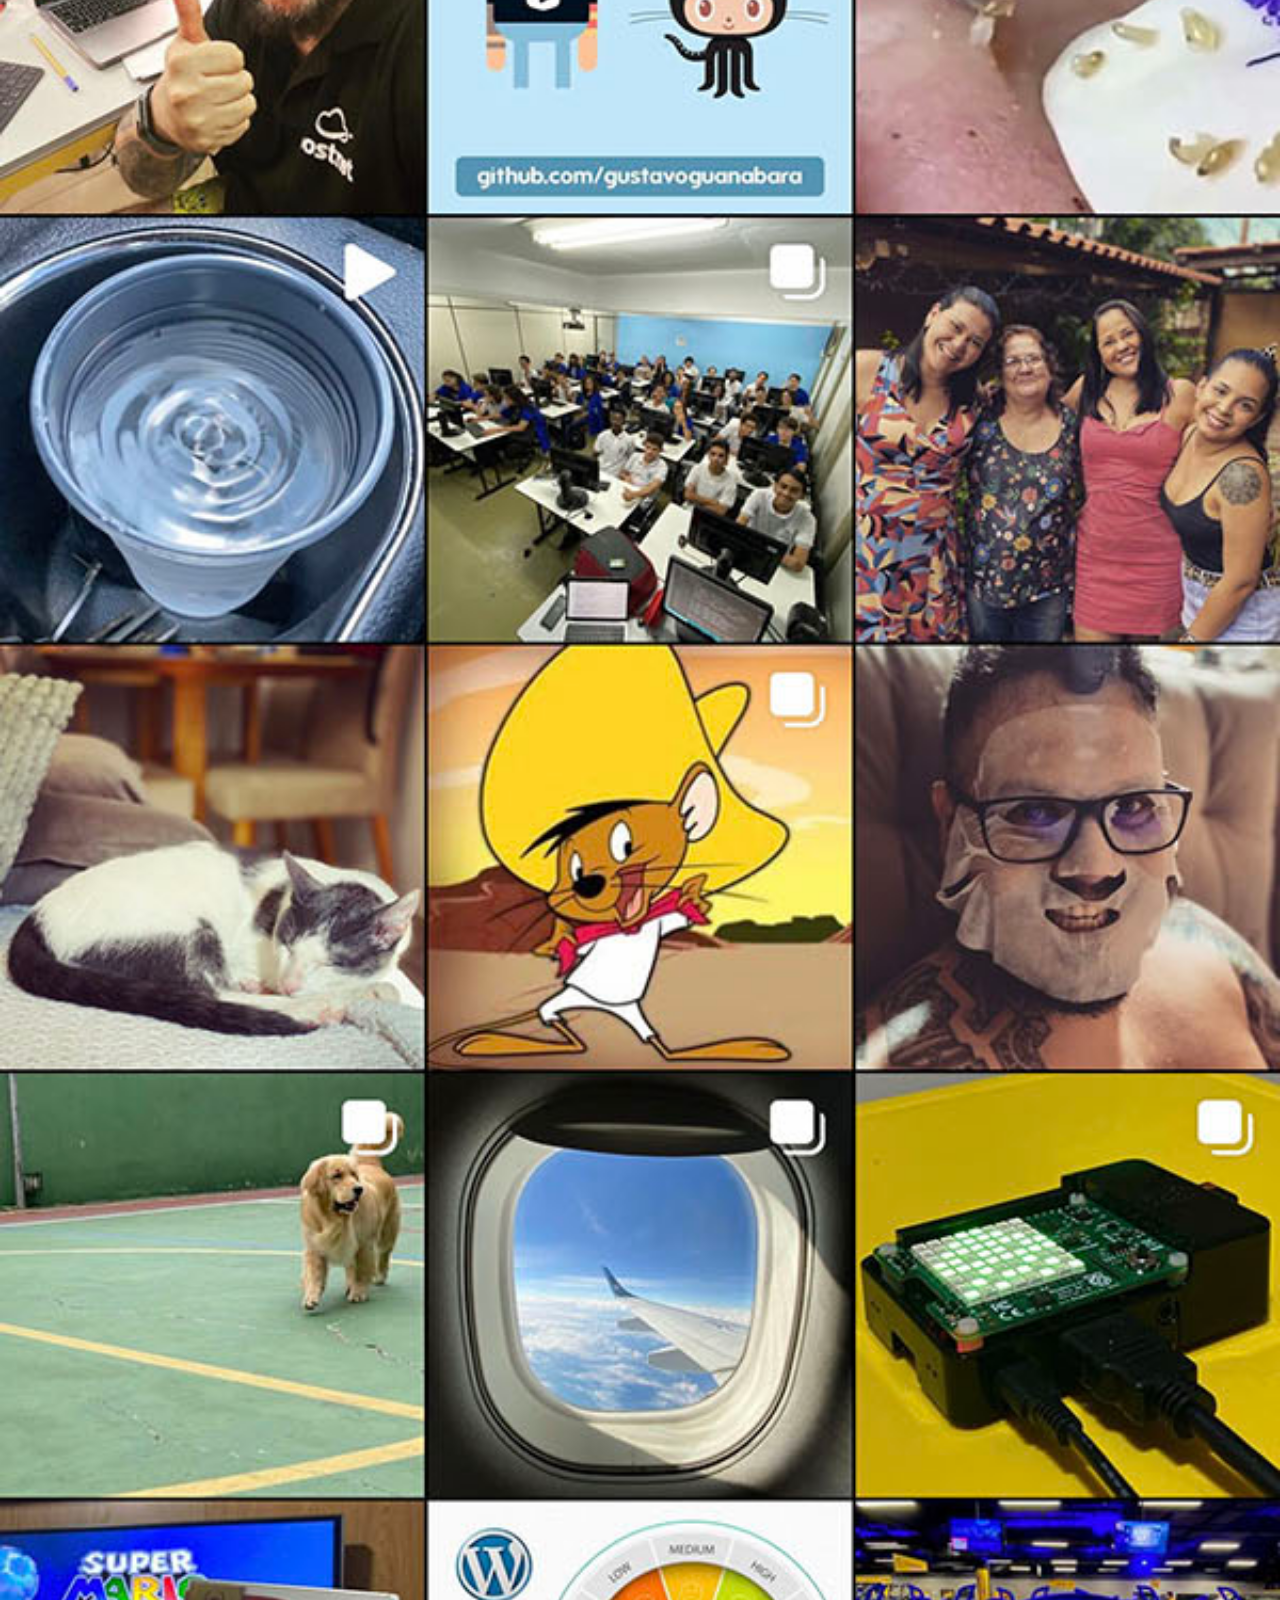
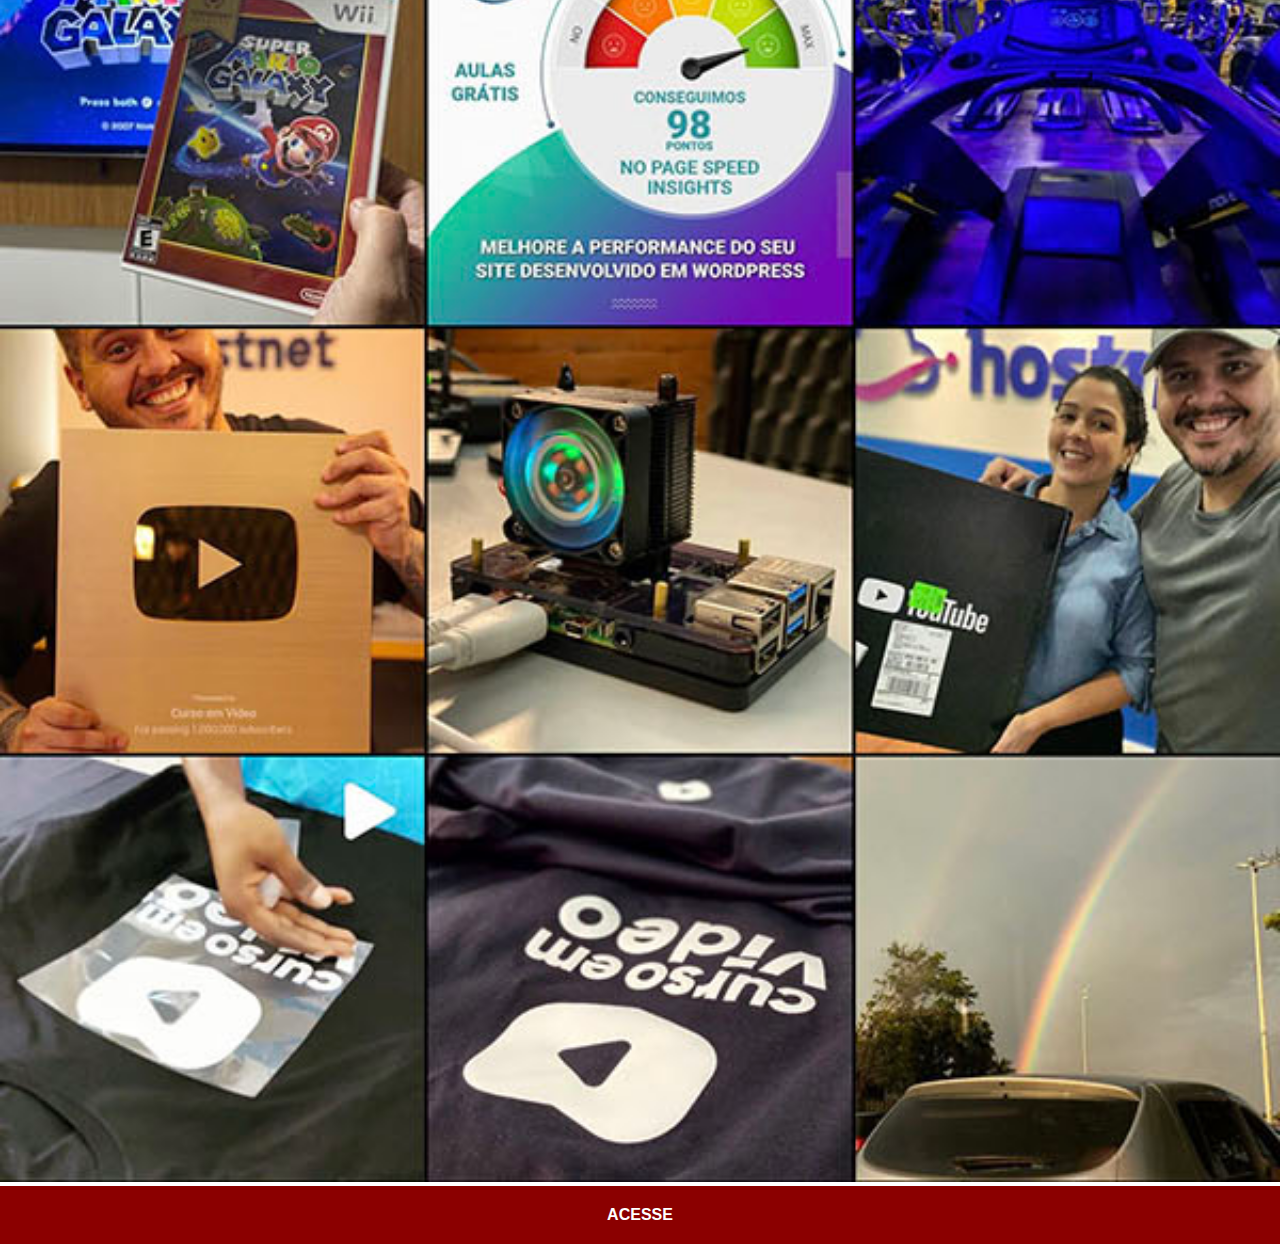
<file: instagram.html>
<!DOCTYPE html>
<html lang="pt-br">
<head>
    <meta charset="UTF-8">
    <meta name="viewport" content="width=device-width, initial-scale=1.0">
    <link rel="stylesheet" href="estilos/social.css">
    <title>Instagram</title>
</head>
<body>
    <img src="imagens/tela-instagram.jpg" alt="Instagram">
    <a href="https://www.instagram.com/gustavoguanabara/" target="_blank">ACESSE</a>
</body>
</html>
</file>
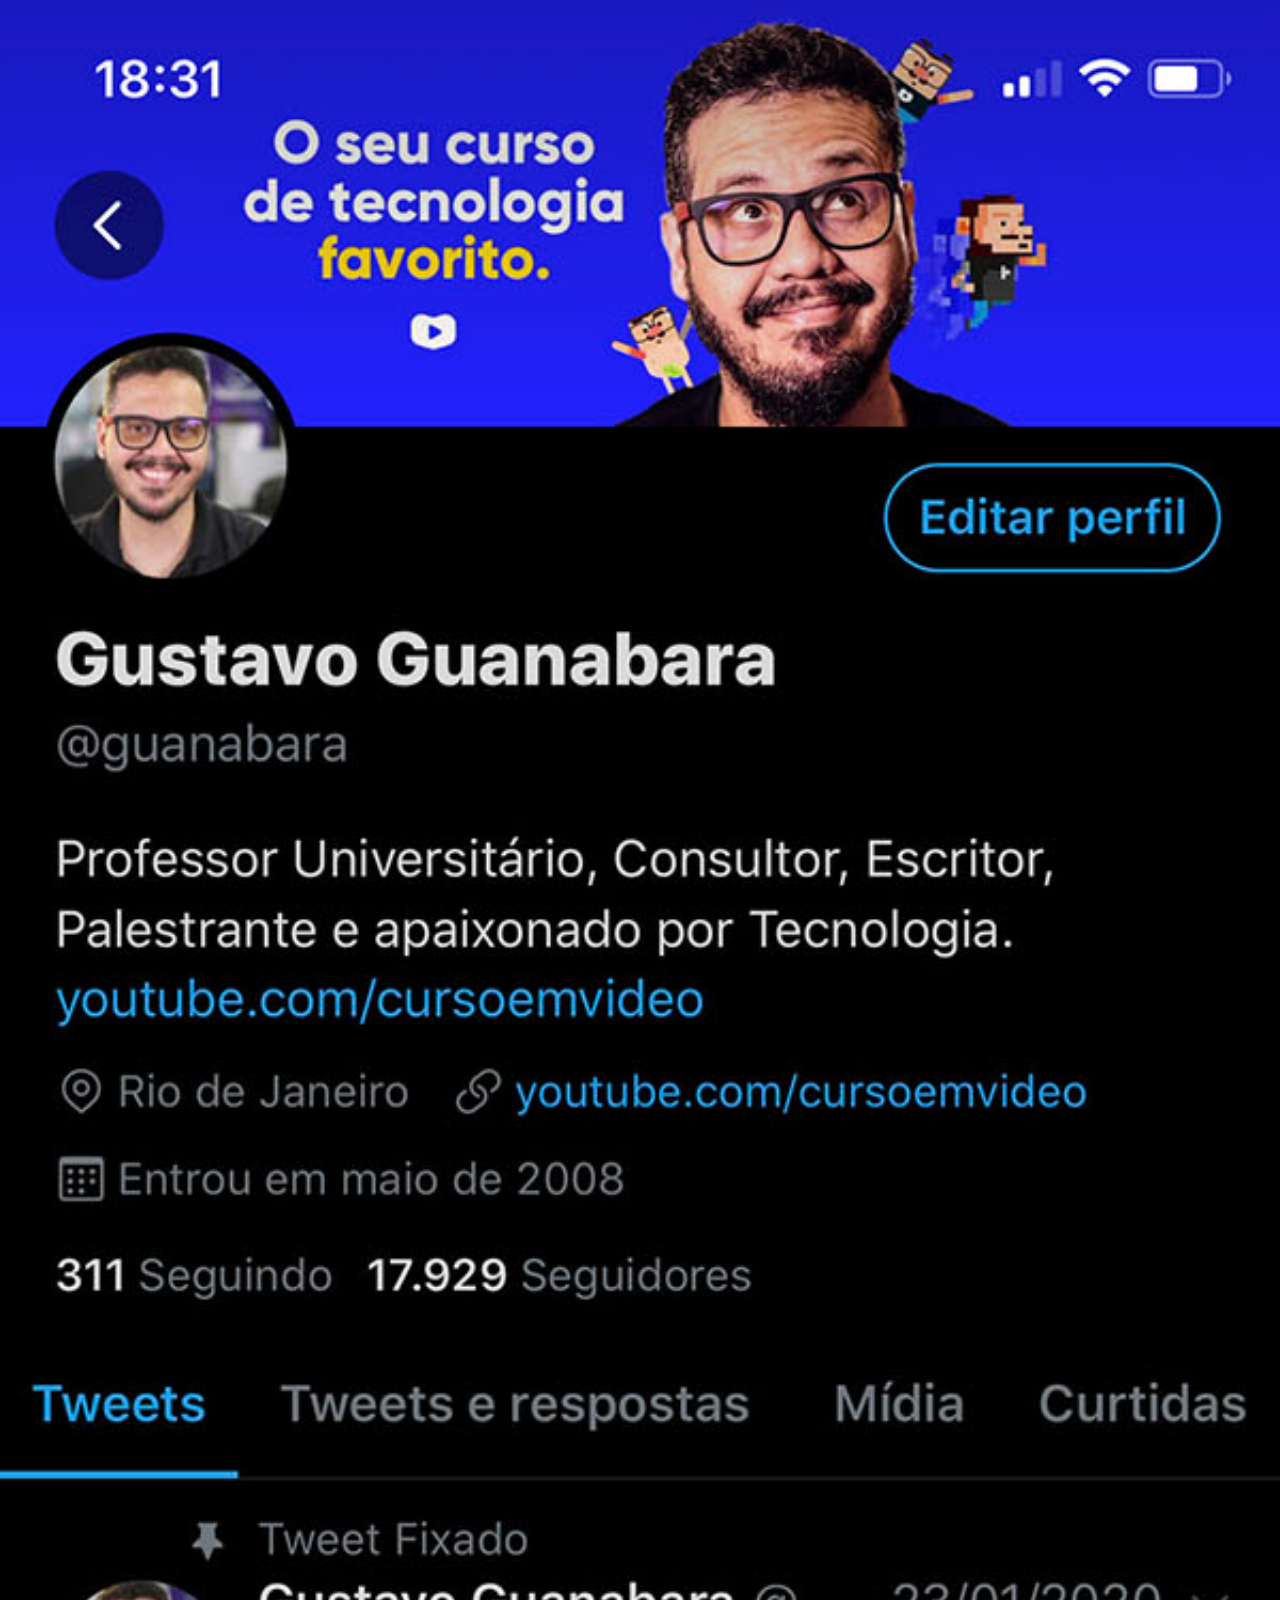
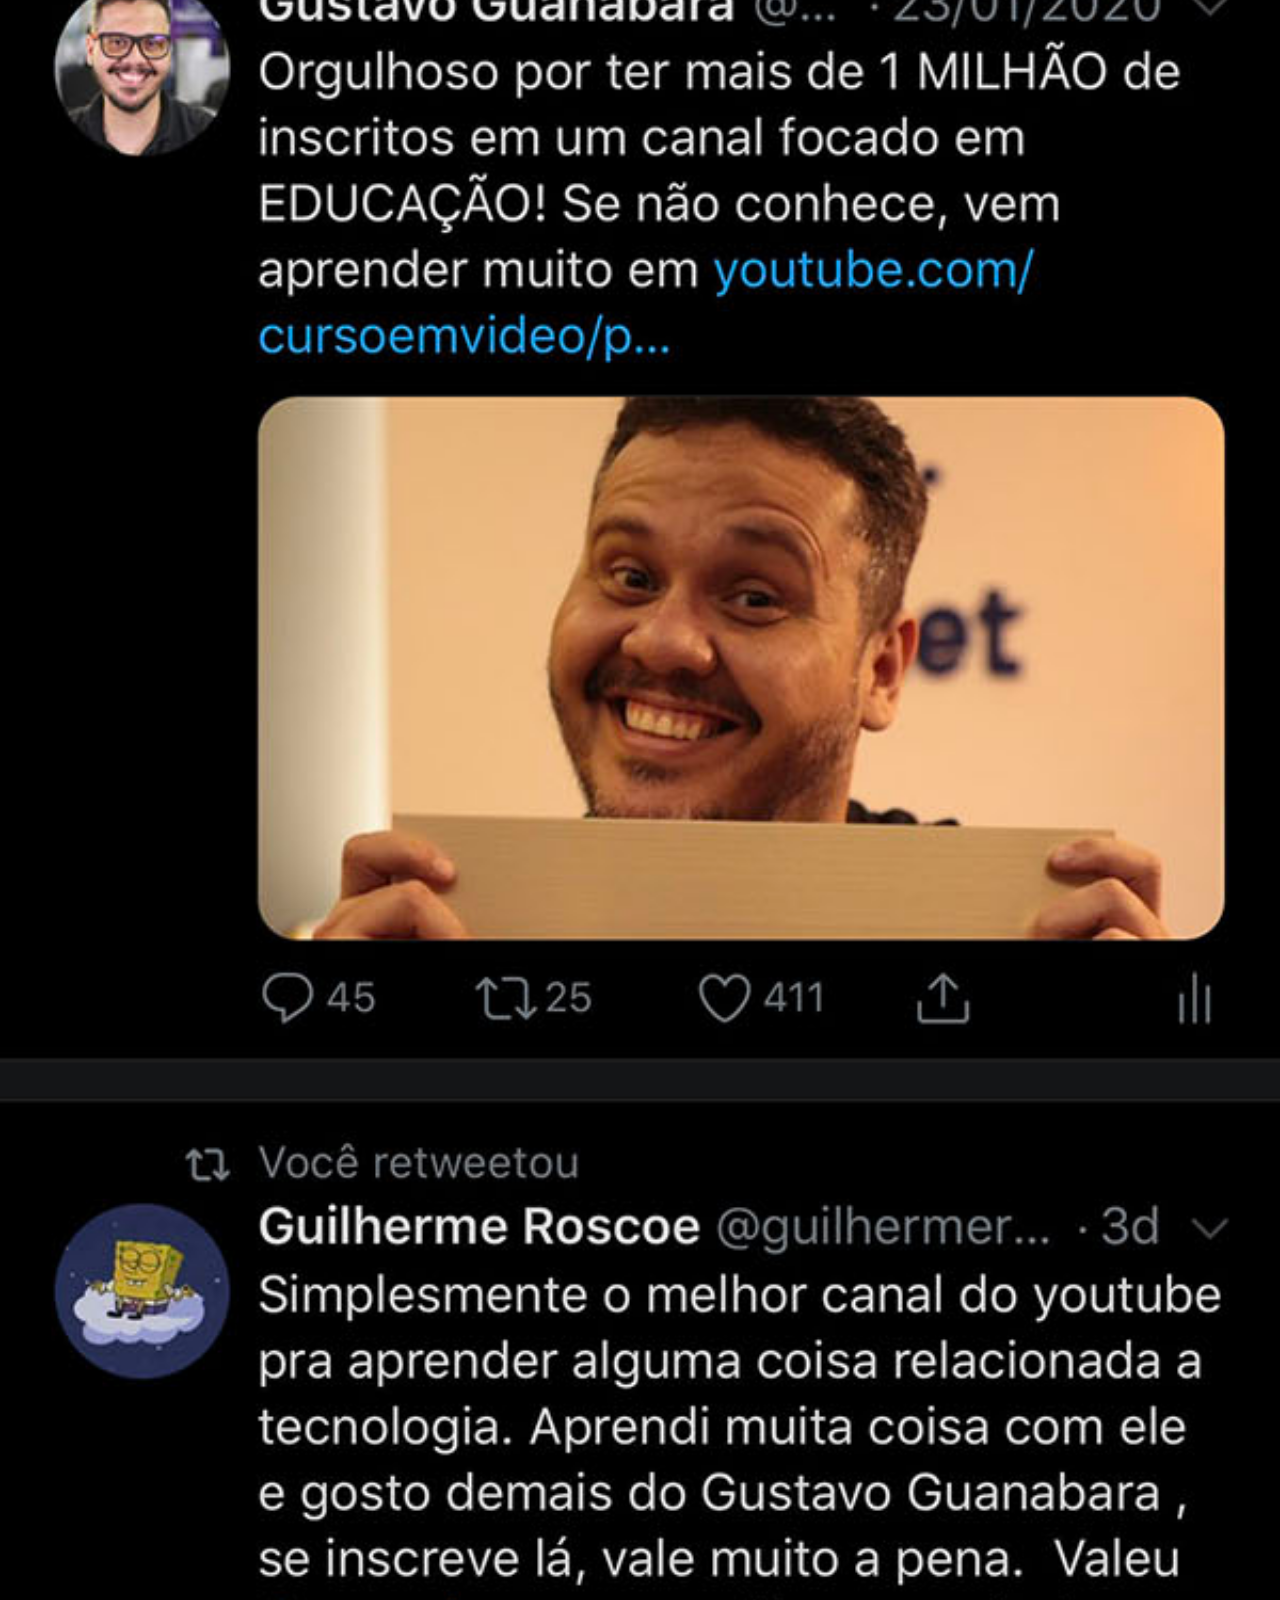
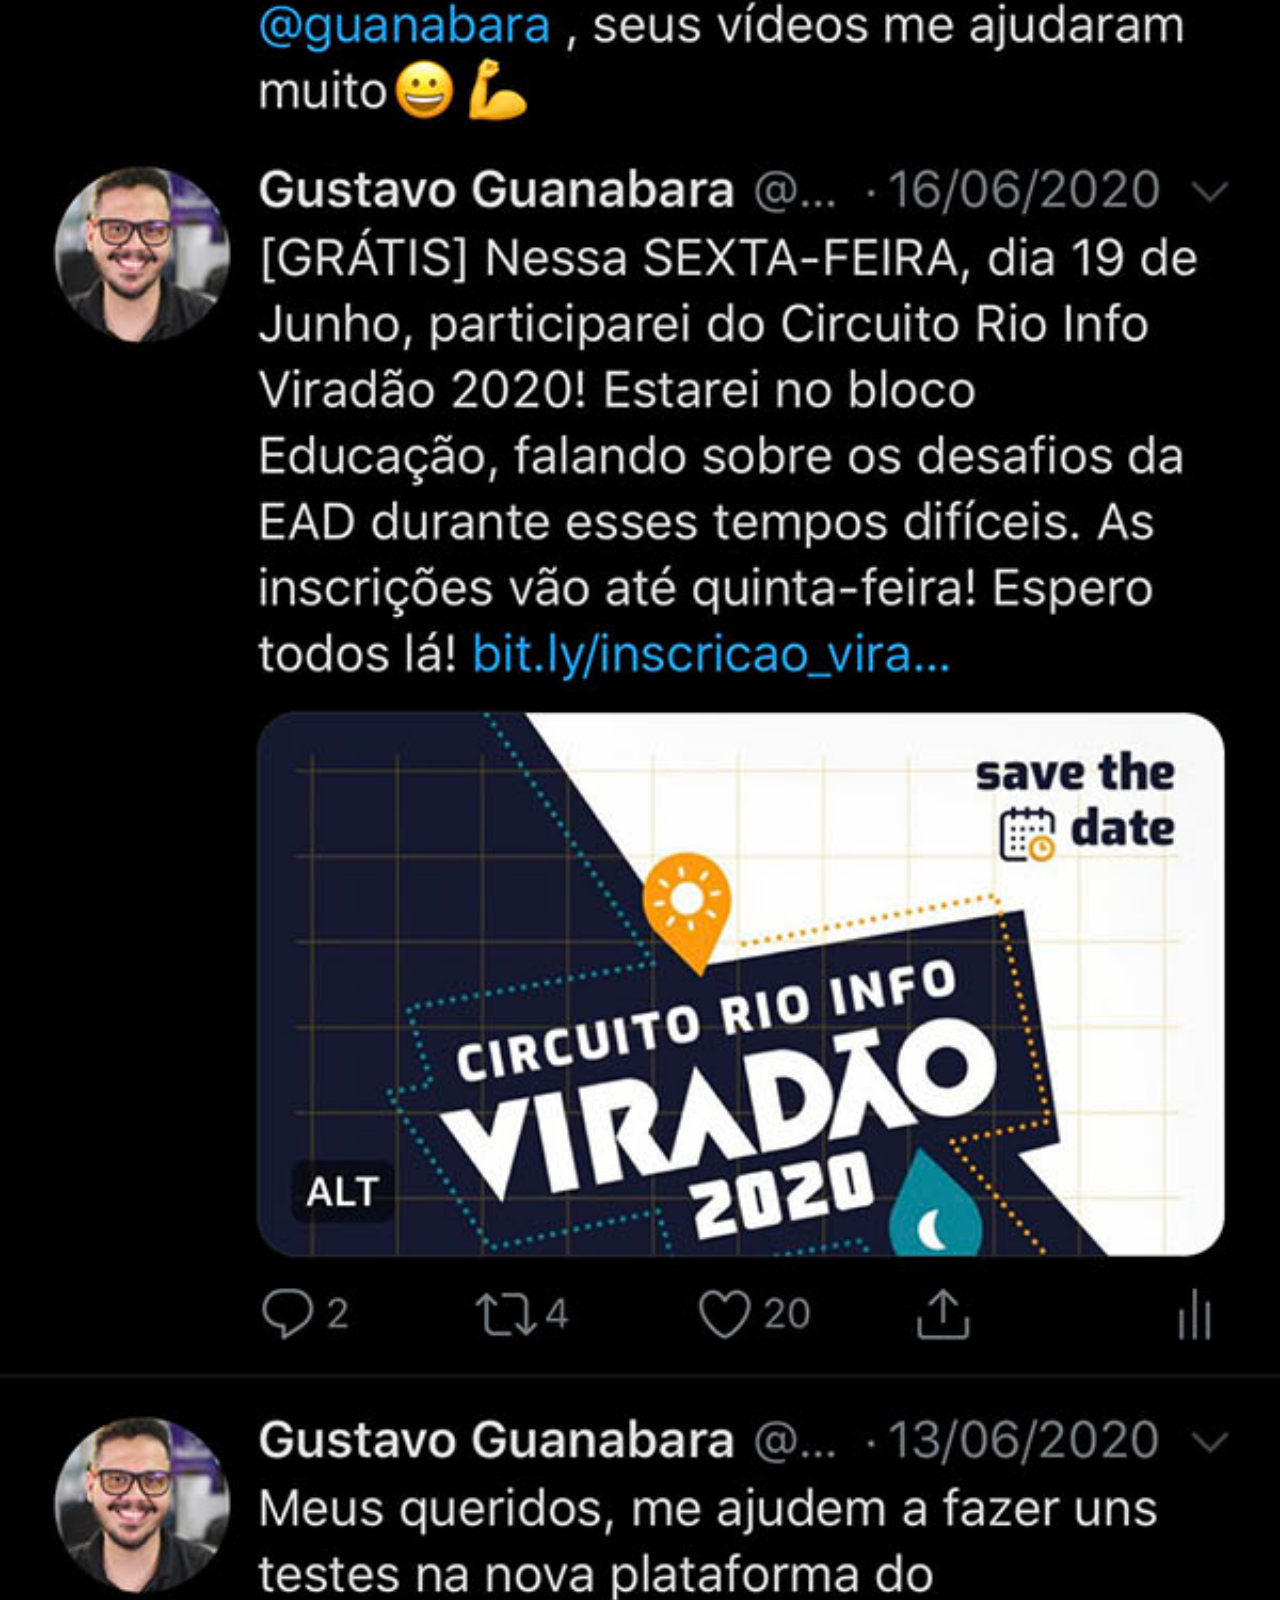
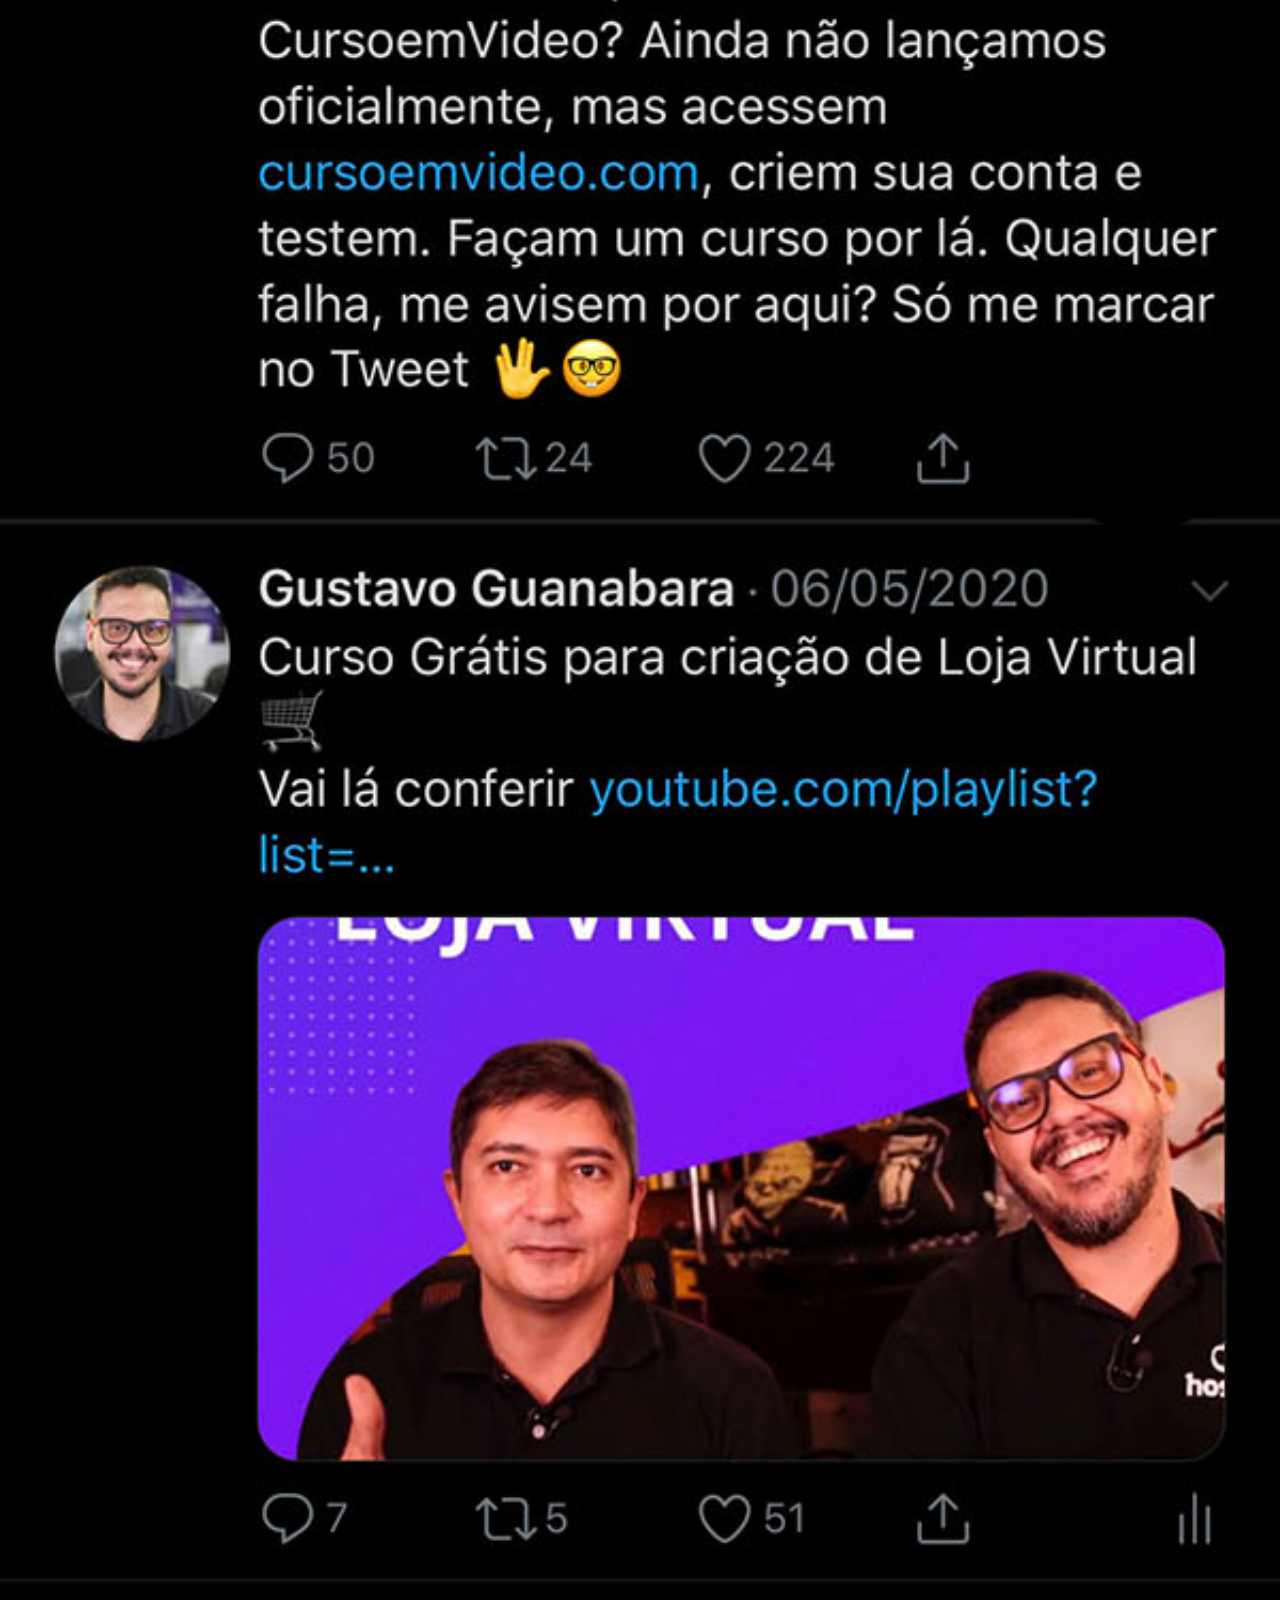
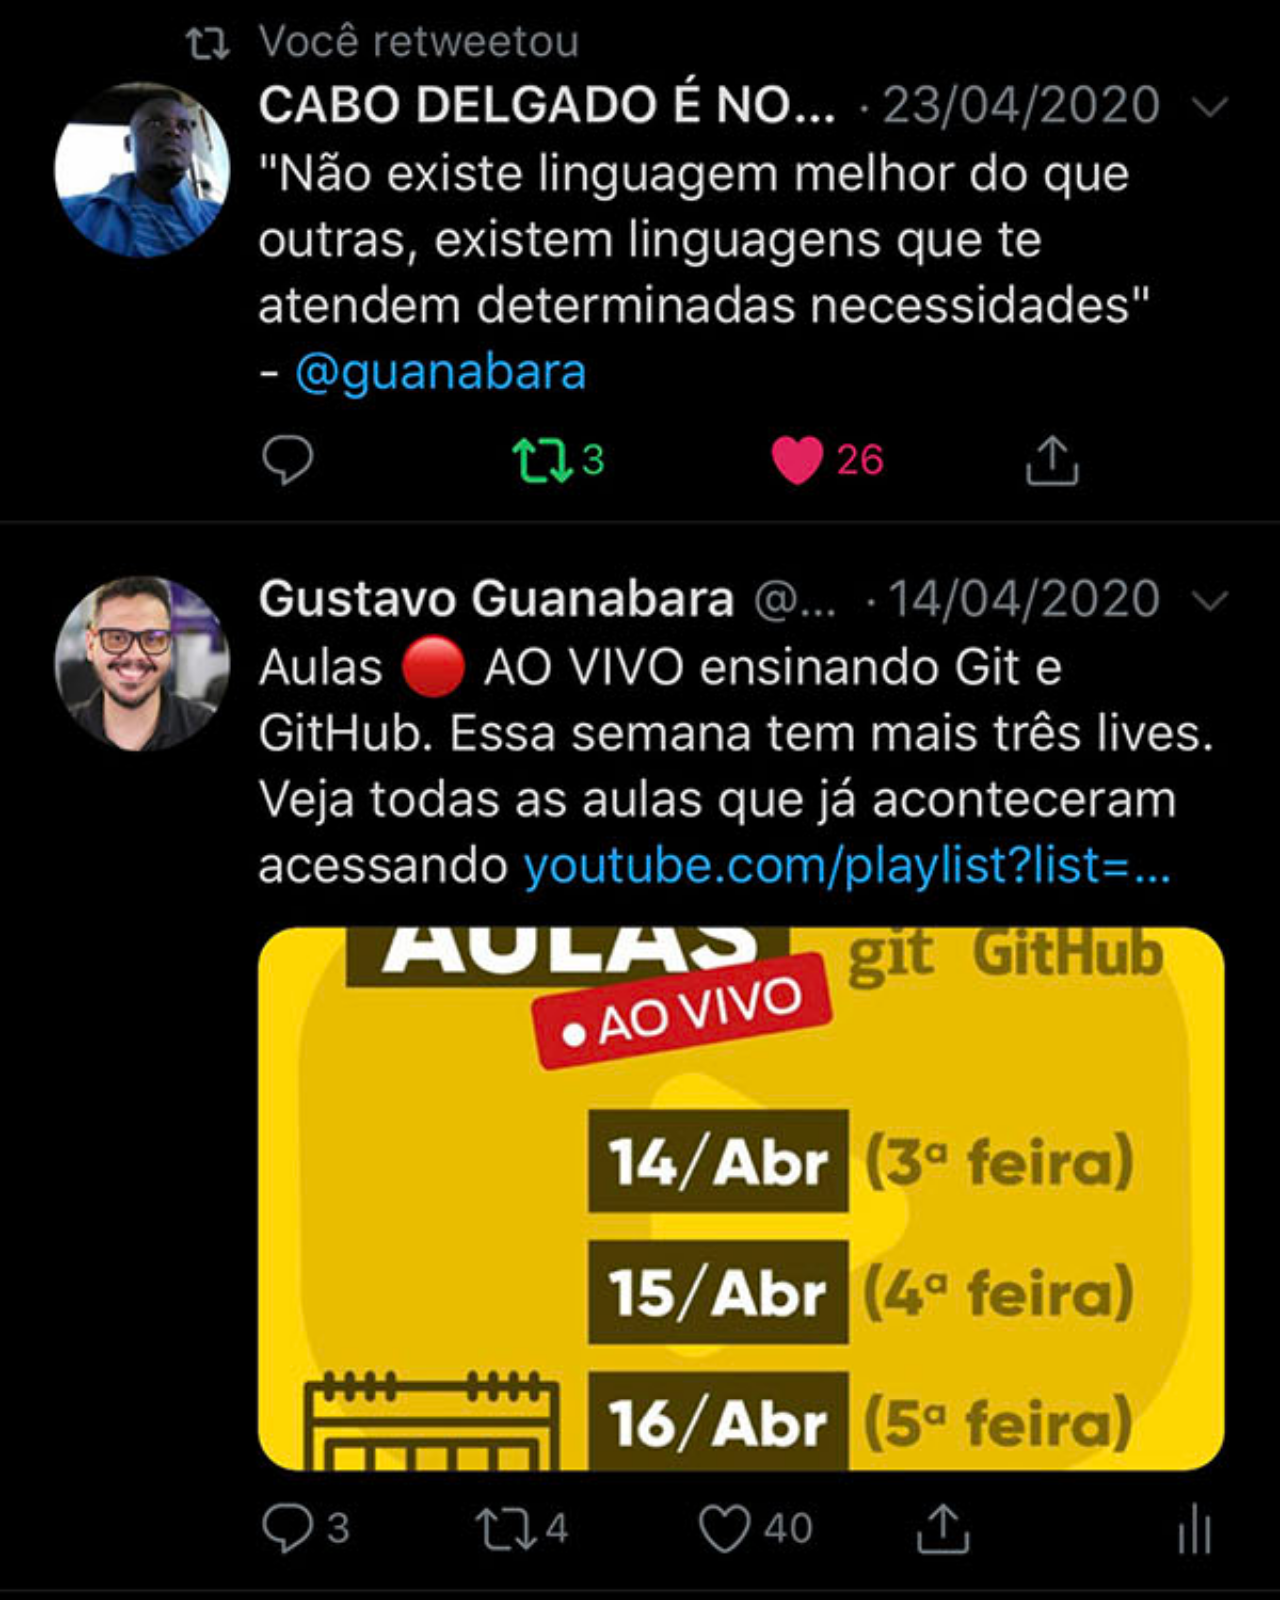
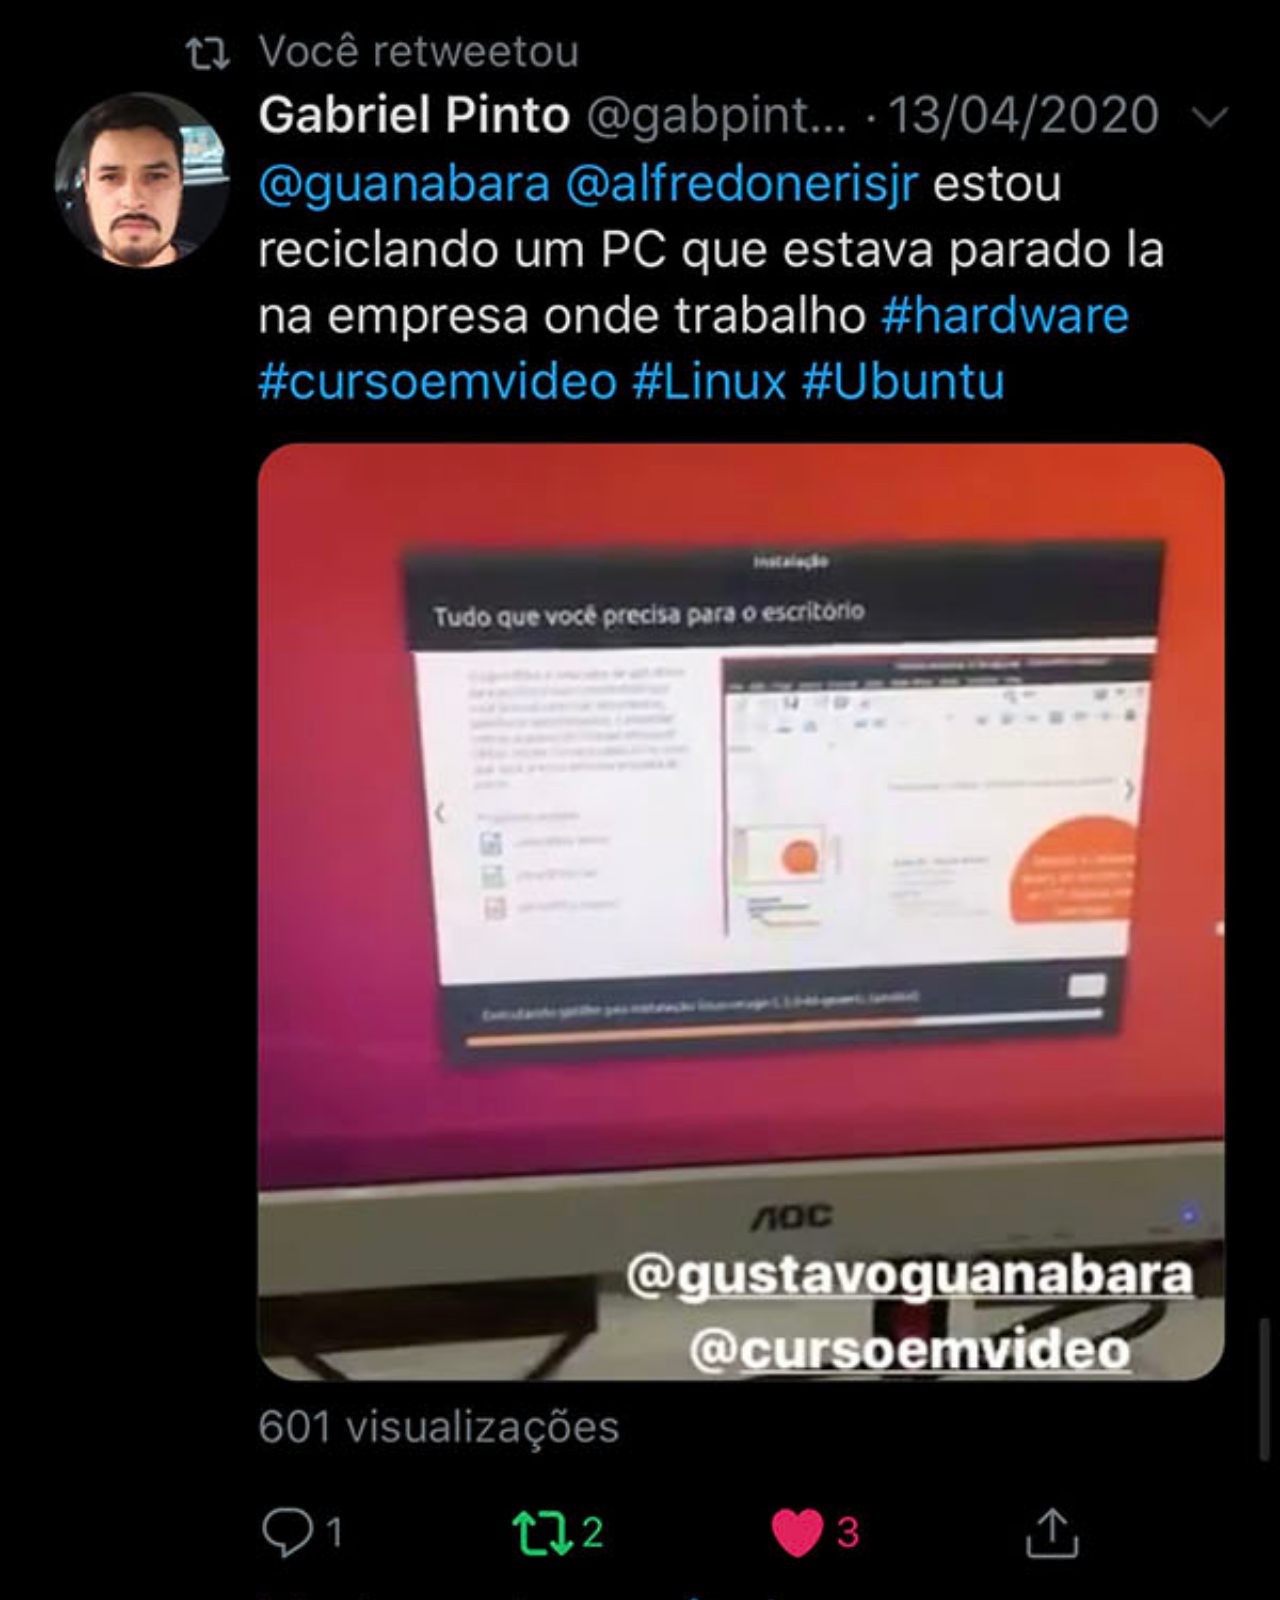
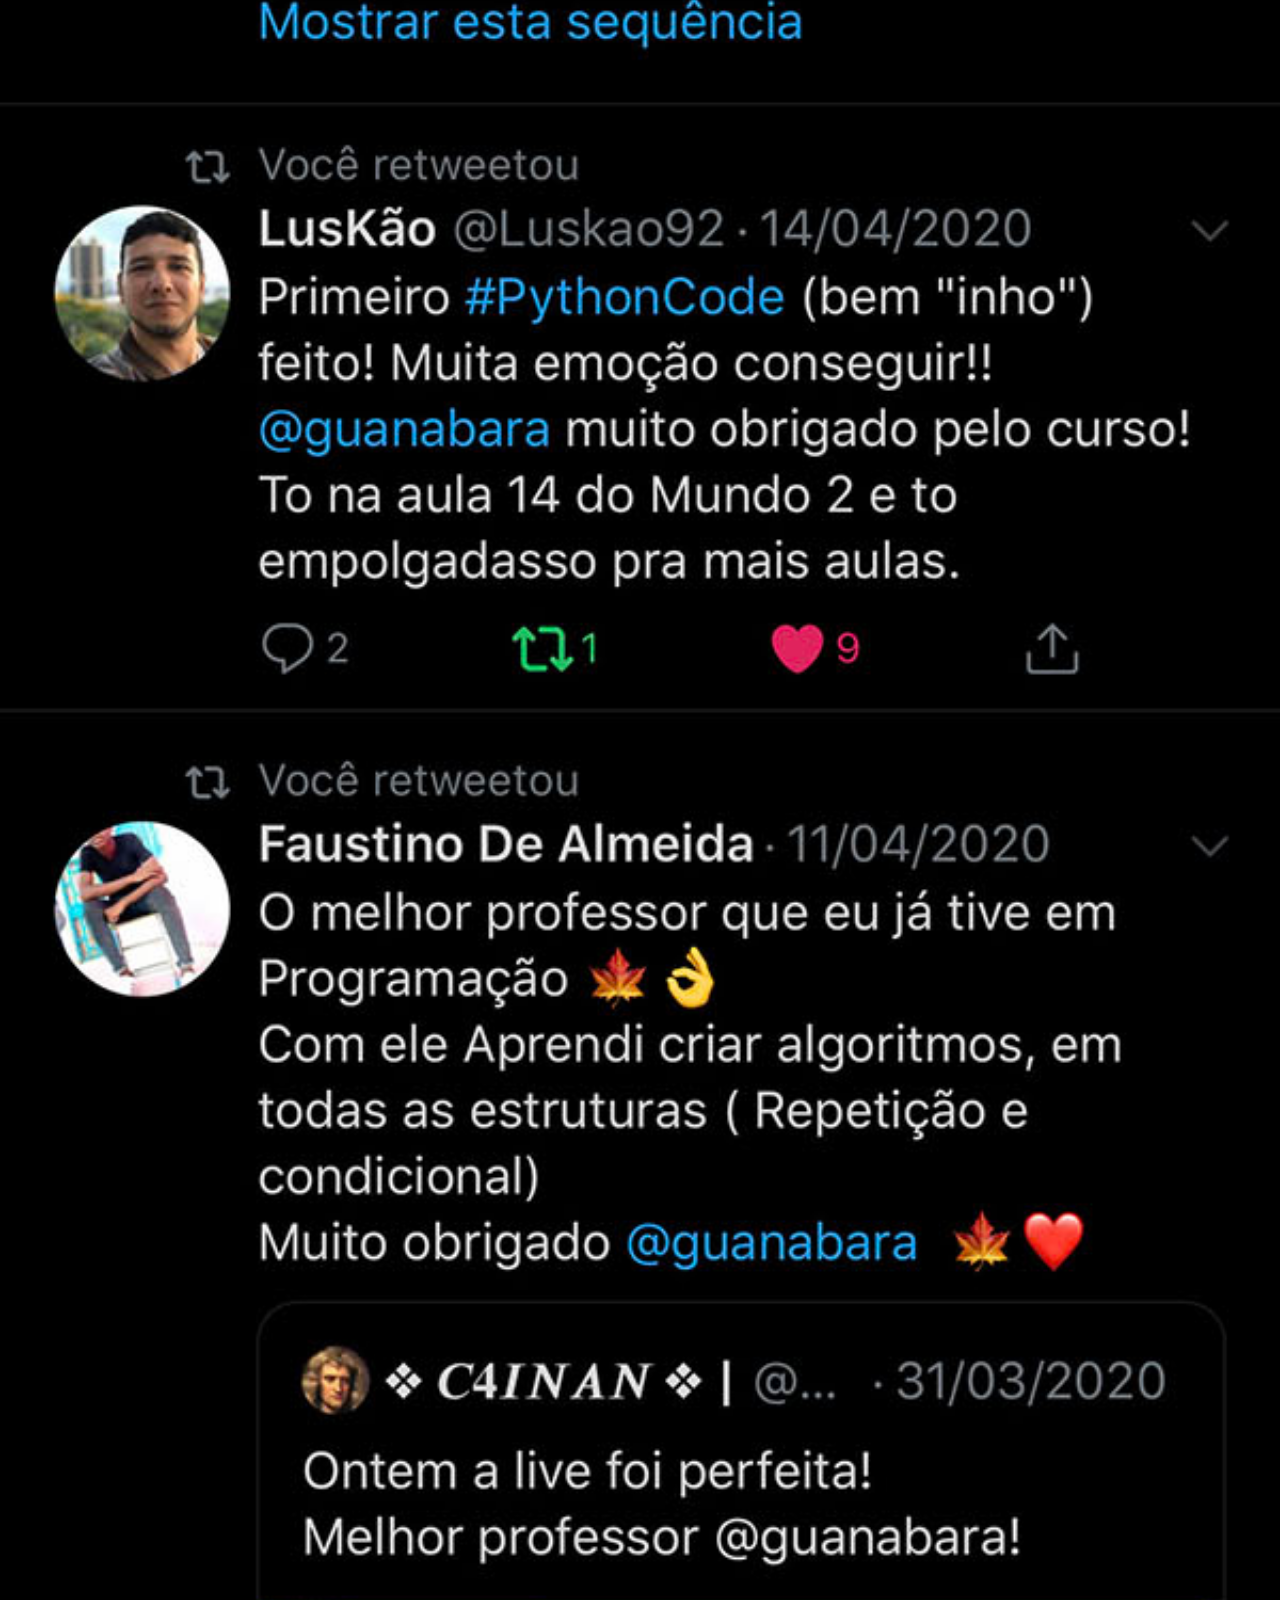
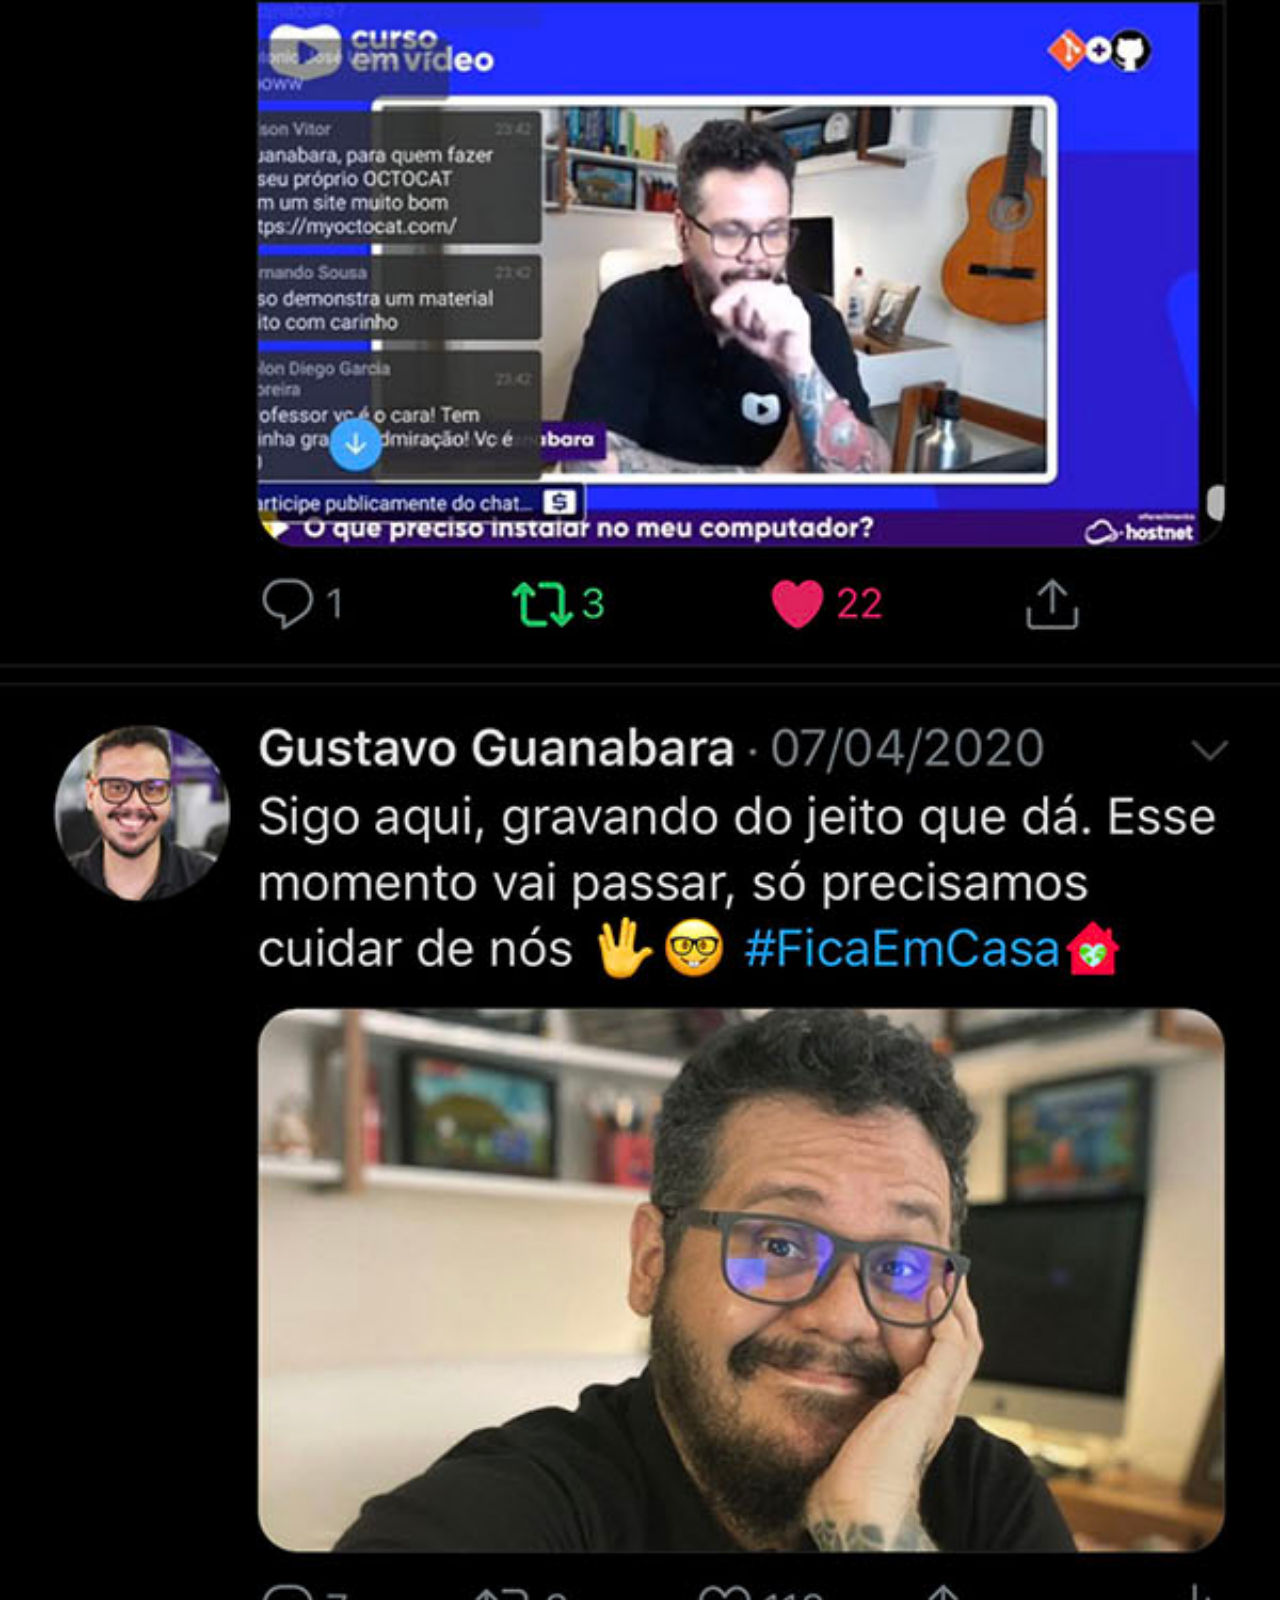
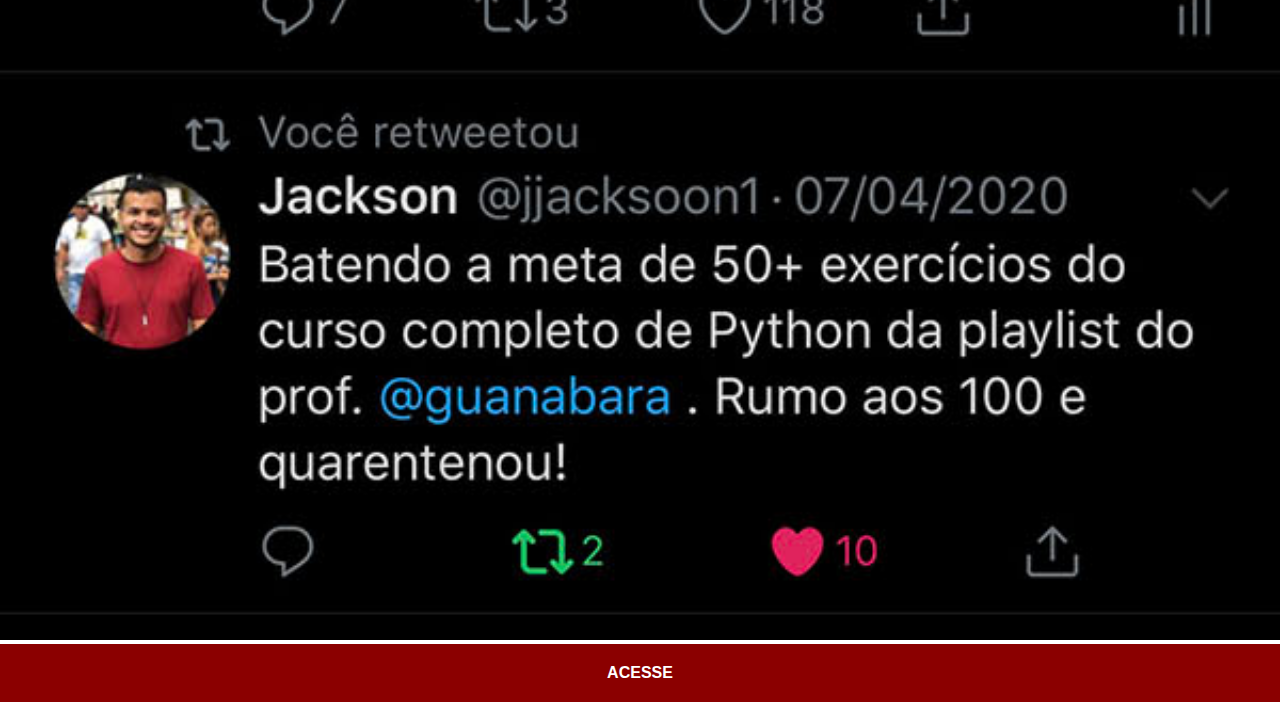
<file: twitter.html>
<!DOCTYPE html>
<html lang="pt-br">
<head>
    <meta charset="UTF-8">
    <meta name="viewport" content="width=device-width, initial-scale=1.0">
    <link rel="stylesheet" href="estilos/social.css">
    <title>Twitter</title>
</head>
<body>
    <img src="imagens/tela-twitter.jpg" alt="Twitter">
    <a href="https://twitter.com/guanabara">ACESSE</a>
</body>
</html>
</file>
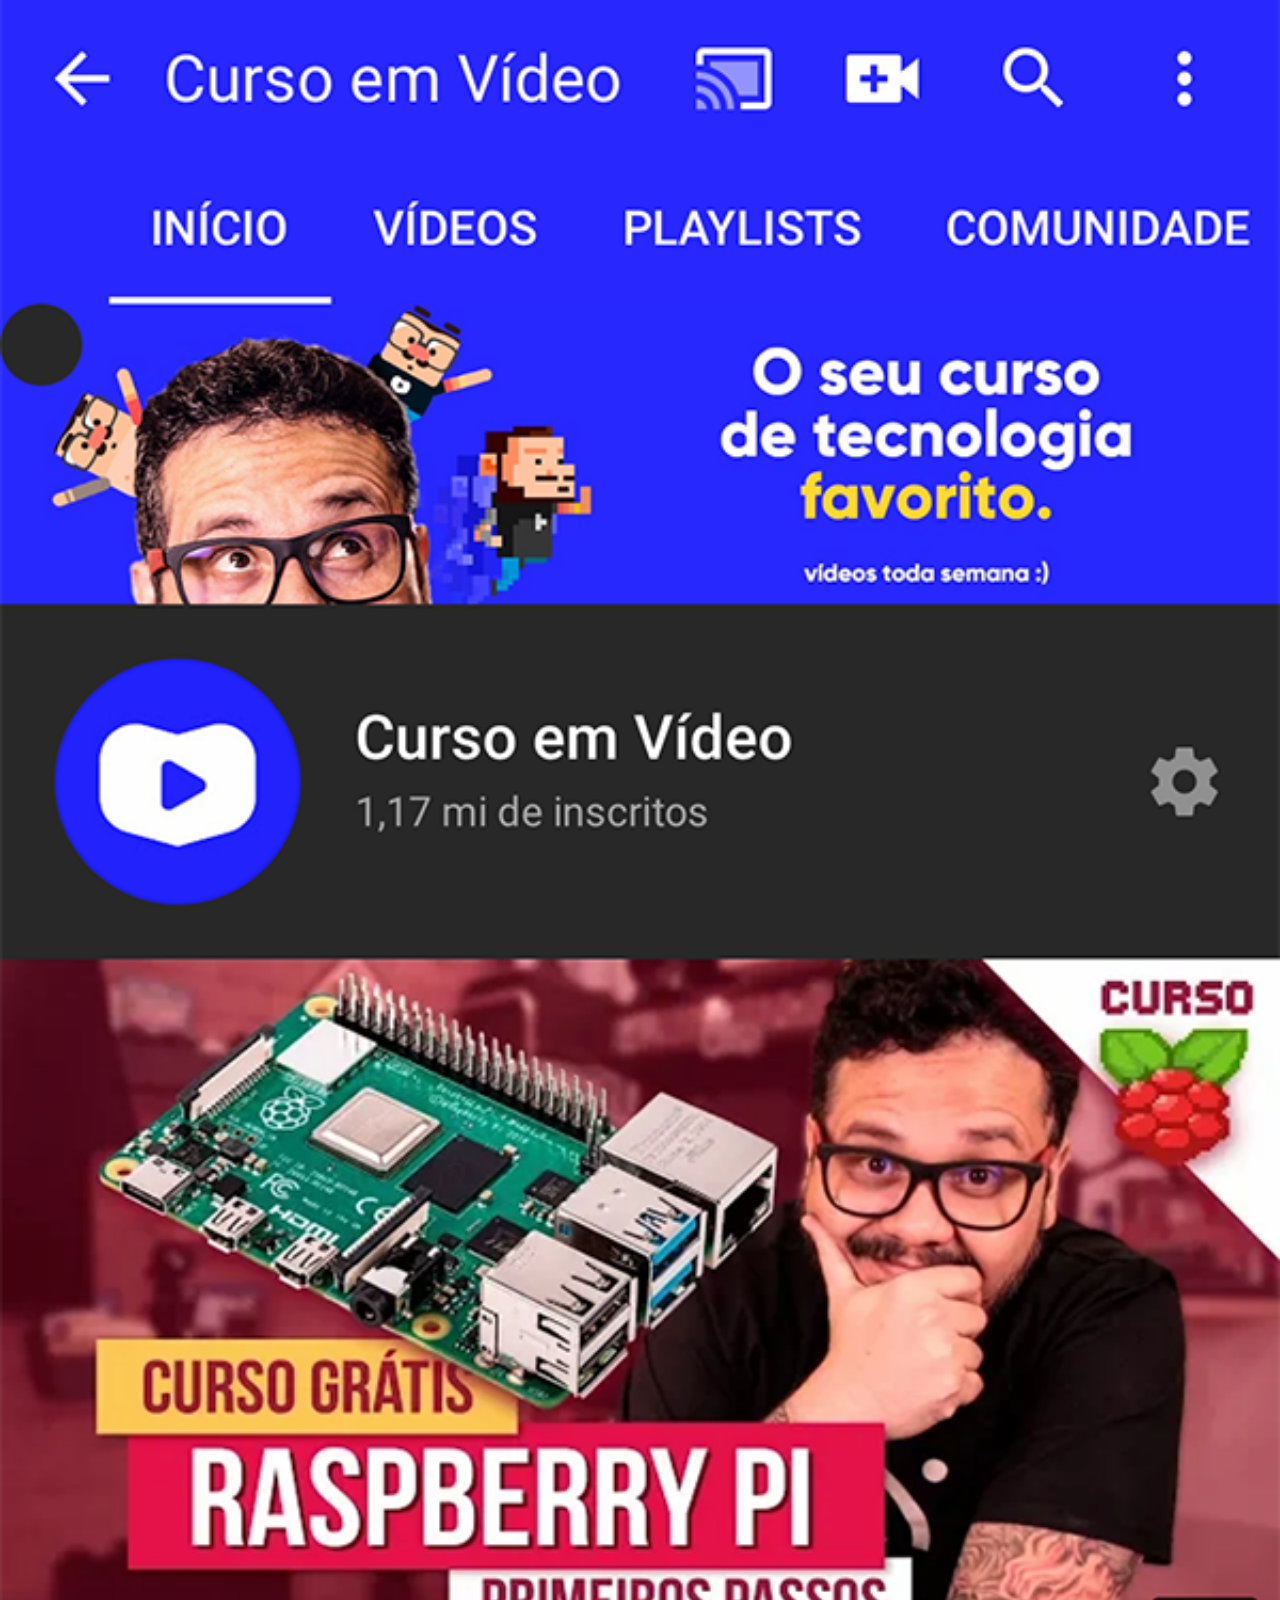
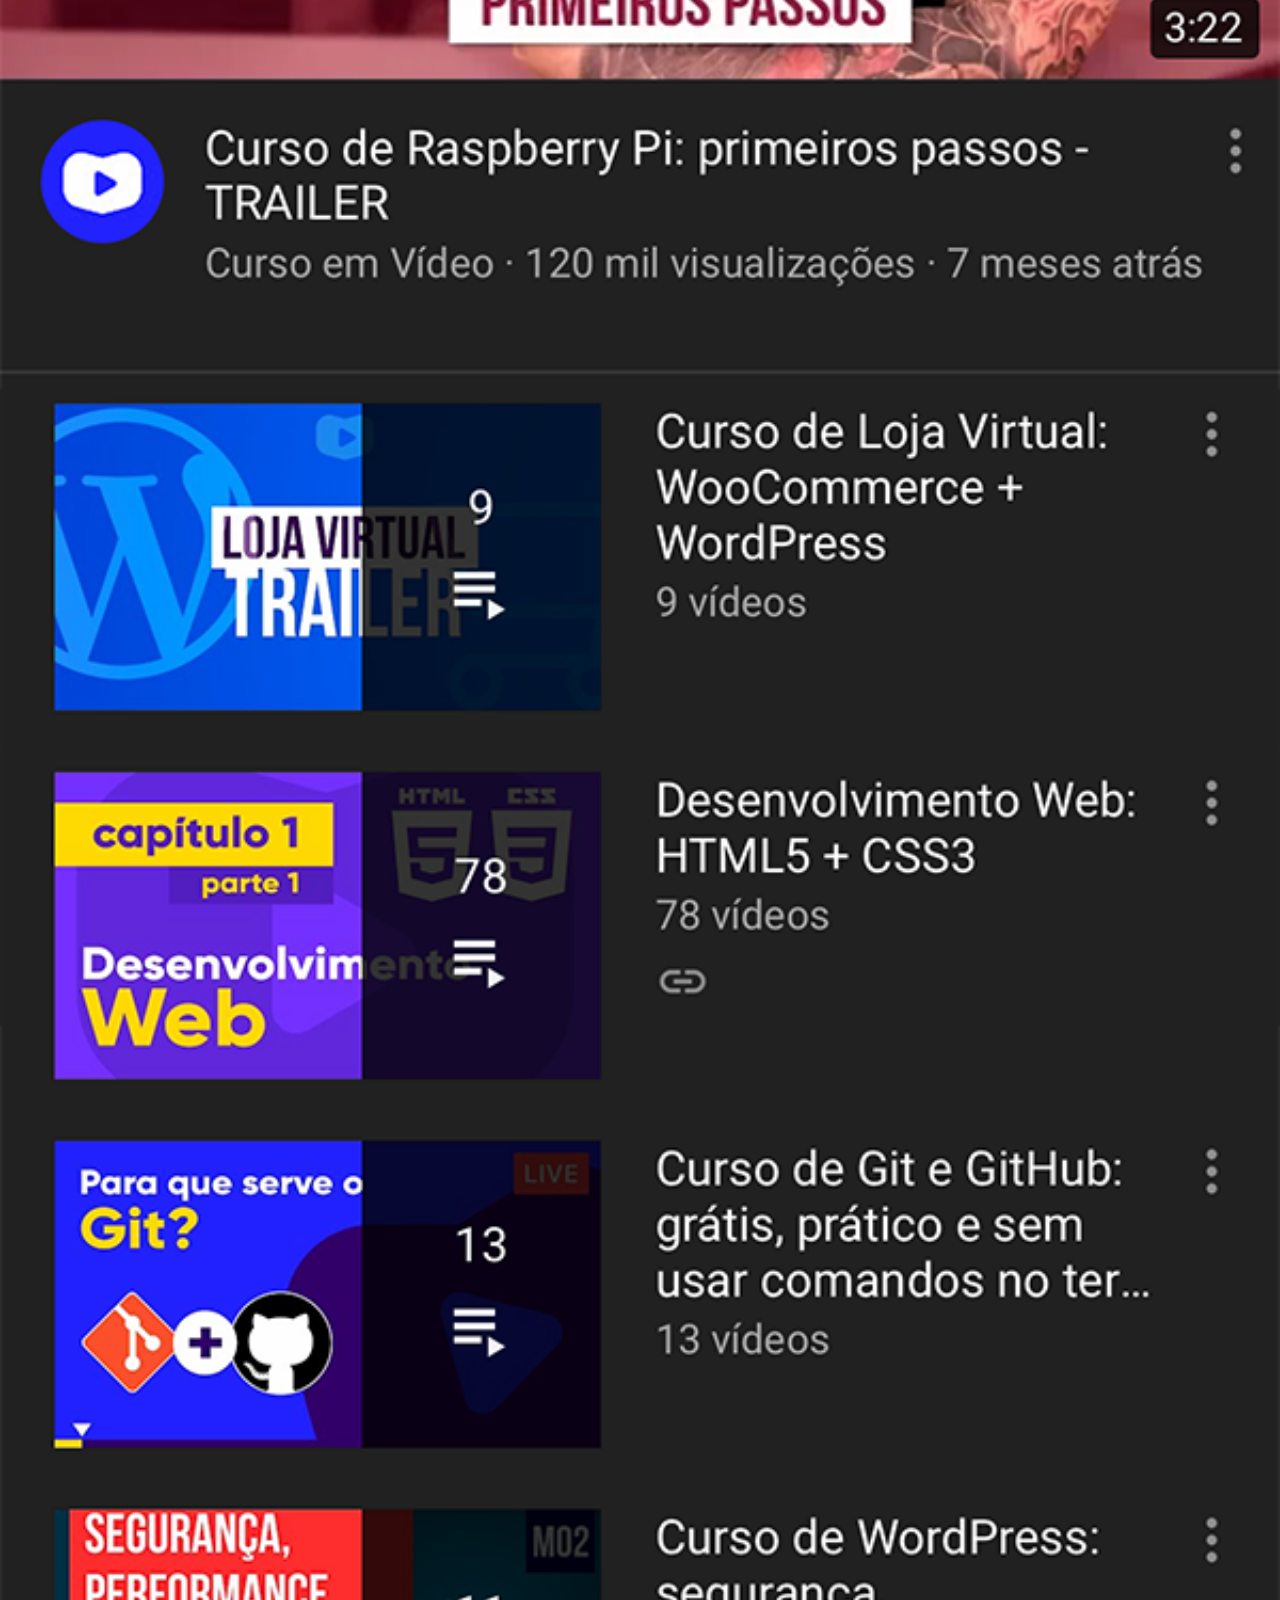
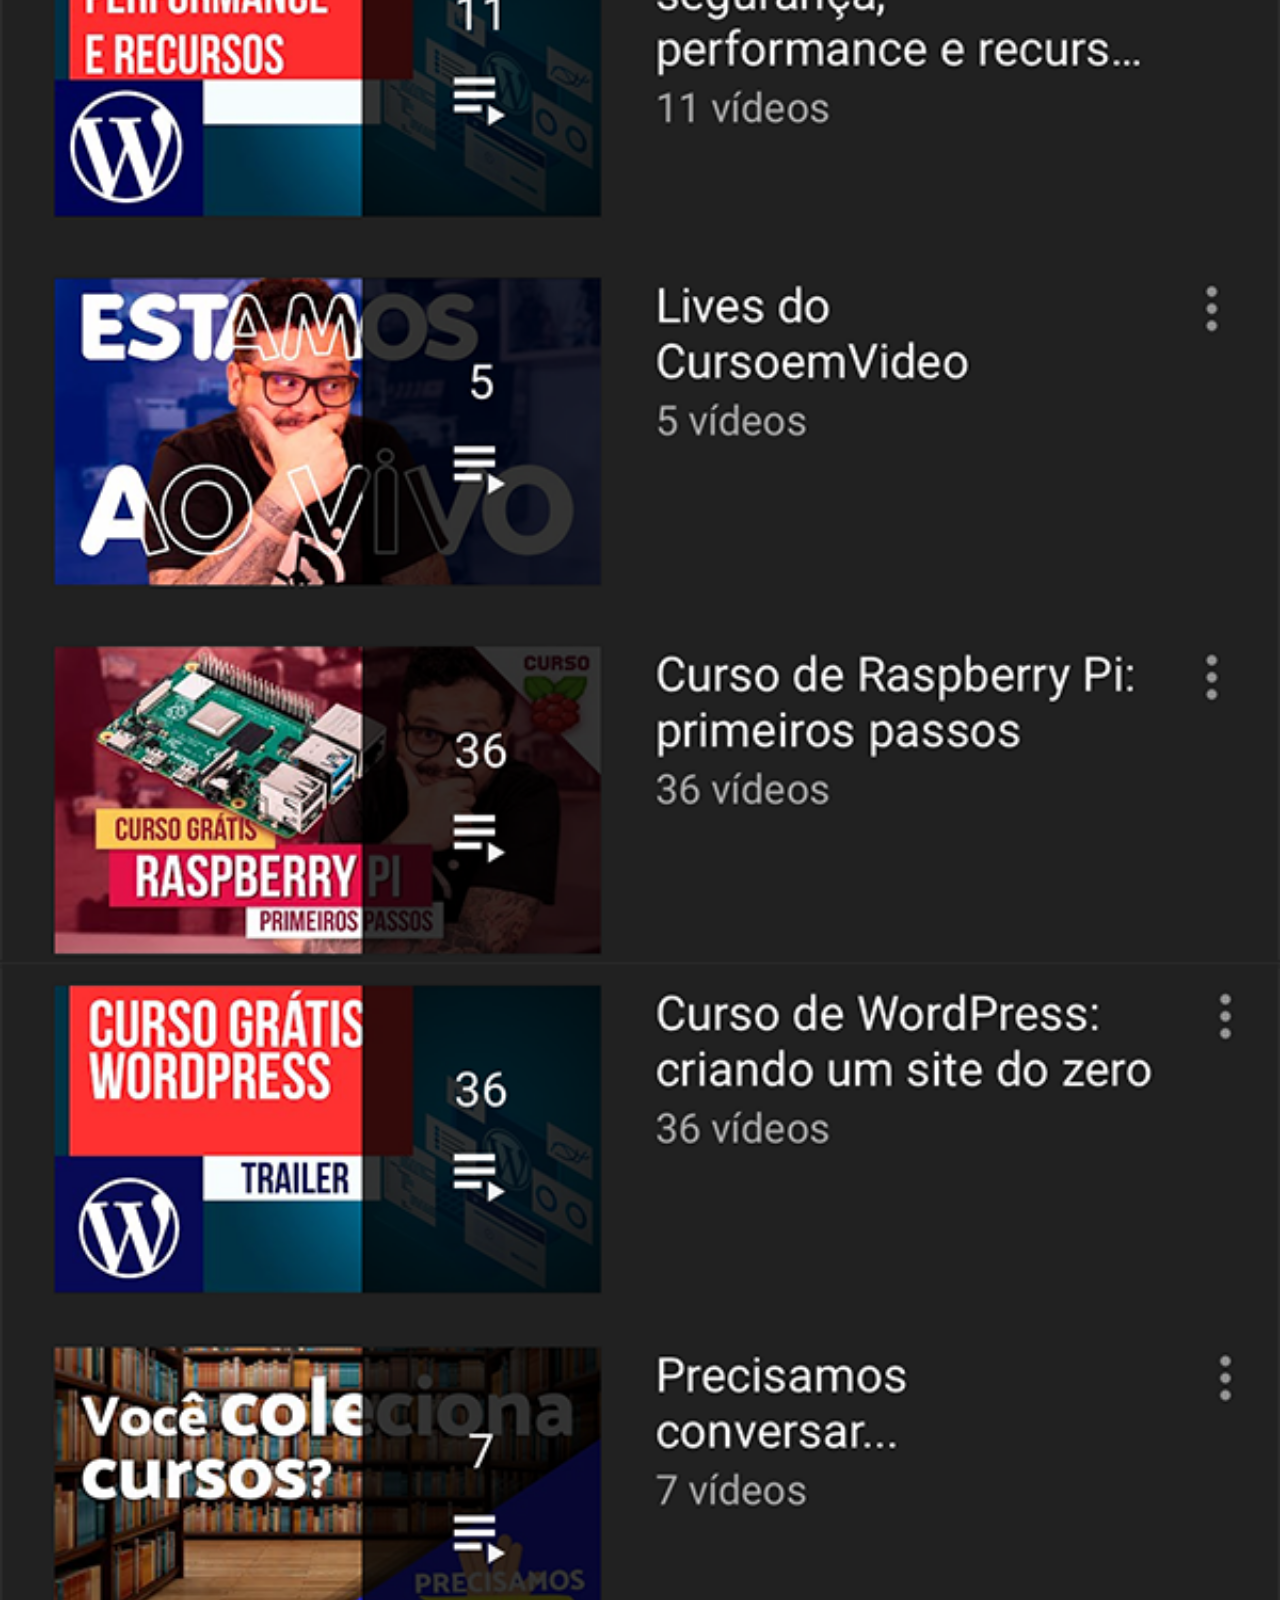
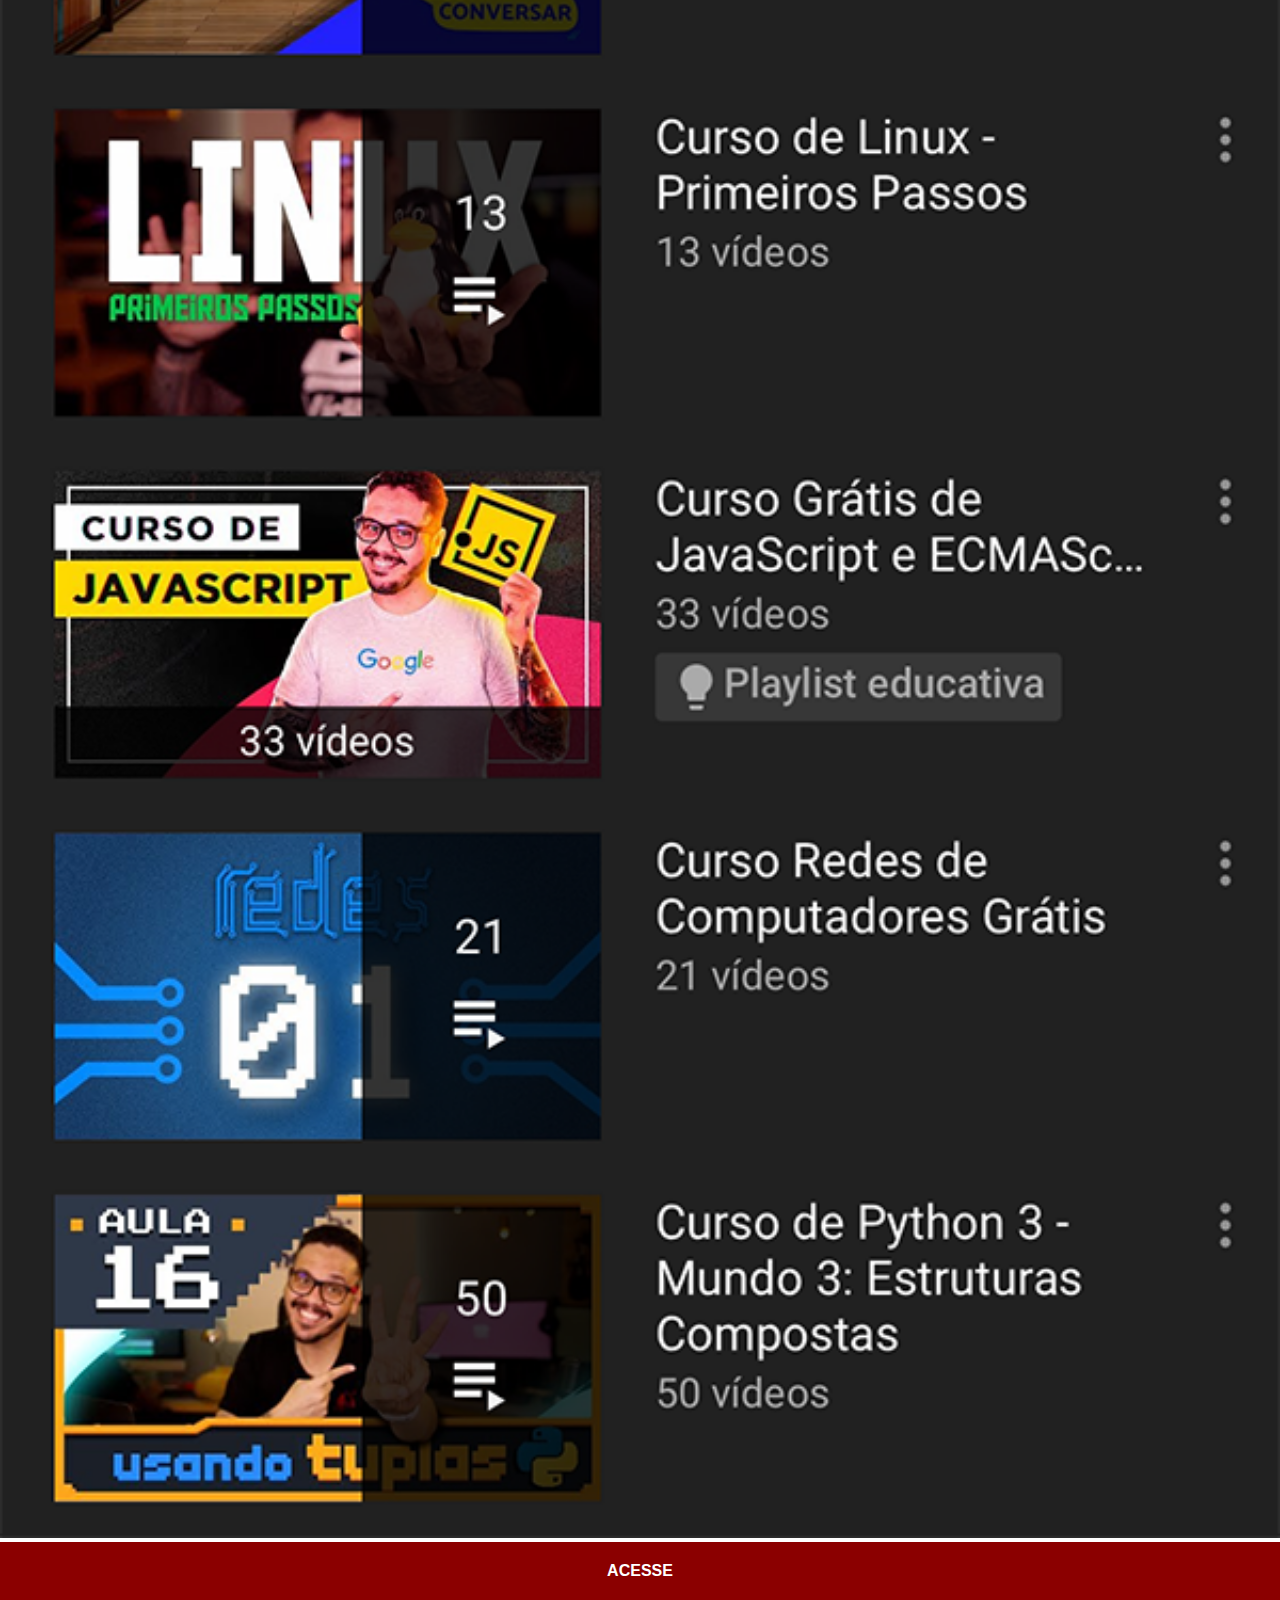
<file: youtube.html>
<!DOCTYPE html>
<html lang="pt-br">
<head>
    <meta charset="UTF-8">
    <meta name="viewport" content="width=device-width, initial-scale=1.0">
    <link rel="stylesheet" href="estilos/social.css">
    <title>YouTube</title>
</head>
<body>
    <img src="imagens/tela-youtube.png" alt="YouTube">
    <a href="https://www.youtube.com/@CursoemVideo/playlists" target="_blank">ACESSE</a>
</body>
</html>
</file>
<file: estilos/style.css>
@charset 'UTF-8';

* {
    padding: 0px;
    margin: 0px;
    font-family: Arial, Helvetica, sans-serif;
}

html, body {
    height: 100vh;
    width: 100vw;
    background-color: black;
}

body {
    background: url('../imagens/fundo-madeira.jpg') no-repeat top center;
    background-size: cover;
    background-attachment: fixed;
}

main {
    display: flex;
    justify-content: center;
    align-items: center;
    height: 100vh;
}

section#telefone {
    position: absolute;
    top: 50%;
    left: 50%;
    transform: translate(-50%, -50%);

    height: 627px;
    width: 311px;

    background: url('../imagens/frame-iphone.png') no-repeat;
}

iframe#tela {
    position: relative;
    top: 80px;
    left: 22px;
    width: 267px;
    height: 471px;
}

section#redes-sociais {
    width: 100vw;
    height: 100vh;
    text-align: right;
}

section#redes-sociais img:hover {
    border: 2px solid rgba(255, 255, 255, 0.684);
    transform: translate(-3px, -3px);
    box-shadow: 2px 2px 5px rgb(0, 0, 0, 0.700);
}

section#redes-sociais img {
    width: 50px;
    transition: transform .08s border 1s;
    box-shadow: 2px 2px 5px rgb(0, 0, 0, 0.400);
    margin: 10px;
    border-radius: 50%;
    box-sizing: border-box;
}
</file>
<file: estilos/social.css>
@charset 'UTF-8';

* {
    margin: 0px;
    font-family: Arial, Helvetica, sans-serif;
    padding: 0px;
}

::-webkit-scrollbar {
    width: 0px;
    height: 0px;
}

img {
    width: 100vw;
}

a {
    display: block;
    background-color: darkred;
    padding: 20px;
    text-align: center;
    font-weight: bolder;
    text-decoration: none;
    color: white;
    transition-duration: .2s;
}

a:hover {
    background-color: rgb(163, 0, 0);
    font-size: 1.1em;
}
</file>
